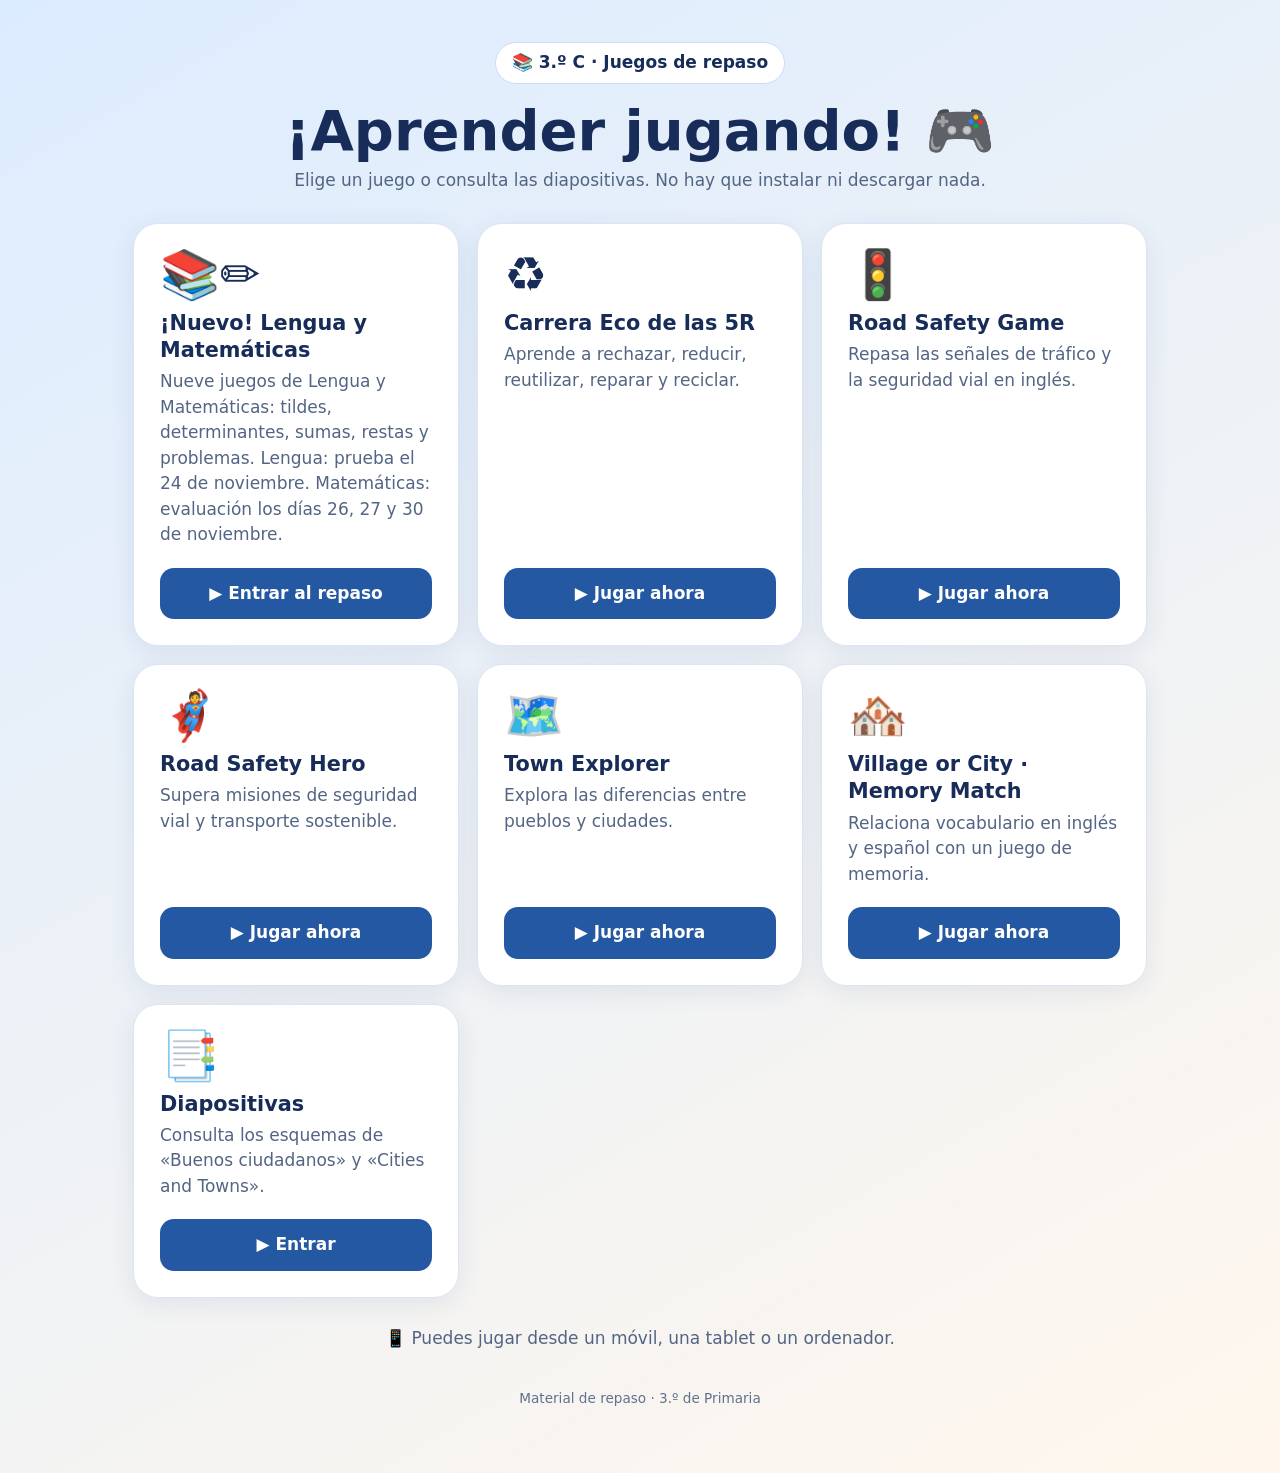
<file: index.html>
<!doctype html>
<html lang="es">
<head>
<meta charset="utf-8">
<meta name="viewport" content="width=device-width, initial-scale=1,viewport-fit=cover">
<meta name="theme-color" content="#172c58">
<meta name="description" content="Juegos de repaso de Science, Lengua y Matemáticas para 3.º de Primaria">
<title>Juegos de repaso · 3.º C</title>
<style>
*{box-sizing:border-box}body{margin:0;min-height:100vh;background:linear-gradient(150deg,#dcecff,#fff7ed);font:17px/1.5 system-ui,-apple-system,"Segoe UI",sans-serif;color:#172c58}.wrap{max-width:1050px;margin:auto;padding:30px 18px 65px}header{text-align:center;margin:12px 0 30px}.pill{display:inline-block;background:#fff;border:1px solid #c9dcfb;border-radius:50px;padding:7px 16px;font-weight:700}h1{font-size:clamp(2rem,6vw,3.5rem);margin:15px 0 5px;line-height:1.15}header p{color:#536584;margin:0}.grid{display:grid;grid-template-columns:repeat(auto-fit,minmax(min(100%,285px),1fr));gap:18px}.card{background:#fff;padding:26px;border-radius:25px;border:1px solid #dce5f5;box-shadow:0 6px 26px #1a3d7016;display:flex;flex-direction:column}.emoji{font-size:3rem;line-height:1}h2{font-size:1.3rem;line-height:1.3;margin:12px 0 5px}.card p{margin:0 0 20px;color:#536584;flex:1}.card a{display:block;text-align:center;background:#2458a2;border-radius:14px;color:#fff;text-decoration:none;font-weight:800;padding:13px;min-height:50px}.card a:hover{background:#184681}.card a:focus-visible{outline:4px solid #ffad32;outline-offset:3px}.tip{text-align:center;color:#536584;margin-top:28px}footer{text-align:center;font-size:.85rem;color:#61718b;padding-top:20px}
</style>
</head>
<body>
<main class="wrap">
<header><span class="pill">📚 3.º C · Juegos de repaso</span><h1>¡Aprender jugando! 🎮</h1><p>Elige un juego o consulta las diapositivas. No hay que instalar ni descargar nada.</p></header>
<section class="grid" aria-label="Juegos de repaso">
<article class="card"><span class="emoji" aria-hidden="true">📚✏️</span><h2>¡Nuevo! Lengua y Matemáticas</h2><p>Nueve juegos de Lengua y Matemáticas: tildes, determinantes, sumas, restas y problemas. Lengua: prueba el 24 de noviembre. Matemáticas: evaluación los días 26, 27 y 30 de noviembre.</p><a href="./repaso-3c-noviembre-2026/">▶ Entrar al repaso</a></article>
<article class="card"><span class="emoji" aria-hidden="true">♻️</span><h2>Carrera Eco de las 5R</h2><p>Aprende a rechazar, reducir, reutilizar, reparar y reciclar.</p><a href="./carrera-eco-5r.html">▶ Jugar ahora</a></article>
<article class="card"><span class="emoji" aria-hidden="true">🚦</span><h2>Road Safety Game</h2><p>Repasa las señales de tráfico y la seguridad vial en inglés.</p><a href="./road-safety-game.html">▶ Jugar ahora</a></article>
<article class="card"><span class="emoji" aria-hidden="true">🦸</span><h2>Road Safety Hero</h2><p>Supera misiones de seguridad vial y transporte sostenible.</p><a href="./road-safety-hero.html">▶ Jugar ahora</a></article>
<article class="card"><span class="emoji" aria-hidden="true">🗺️</span><h2>Town Explorer</h2><p>Explora las diferencias entre pueblos y ciudades.</p><a href="./town-explorer.html">▶ Jugar ahora</a></article>
<article class="card"><span class="emoji" aria-hidden="true">🏘️</span><h2>Village or City · Memory Match</h2><p>Relaciona vocabulario en inglés y español con un juego de memoria.</p><a href="./village-city-memory.html">▶ Jugar ahora</a></article>
<article class="card"><span class="emoji" aria-hidden="true">📑</span><h2>Diapositivas</h2><p>Consulta los esquemas de «Buenos ciudadanos» y «Cities and Towns».</p><a href="./diapositivas.html">▶ Entrar</a></article>
</section>
<p class="tip">📱 Puedes jugar desde un móvil, una tablet o un ordenador.</p>
<footer>Material de repaso · 3.º de Primaria</footer>
</main></body></html>
</file>
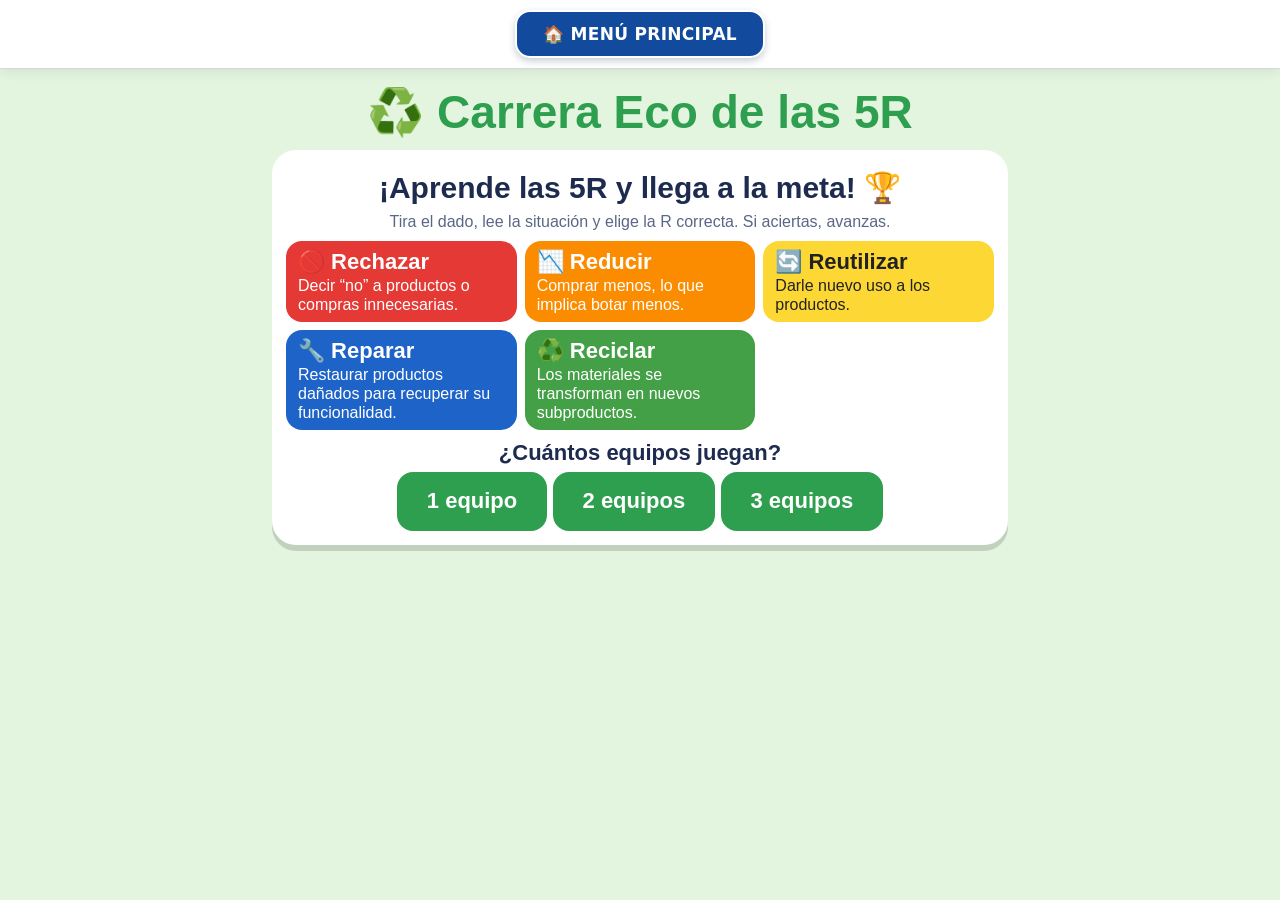
<file: carrera-eco-5r.html>
<!DOCTYPE html>
<html lang="es"><head><meta charset="utf-8">
<meta name="viewport" content="width=device-width, initial-scale=1, viewport-fit=cover">
<title>Carrera Eco de las 5R</title>
<style>
:root{--bg:#e4f5df;--card:#fff;--ink:#1d2b4f;--sub:#5a6785;--ok:#2e9e4f;--bad:#e53935;--y:#ffd93b;box-sizing:border-box;padding-top:env(safe-area-inset-top,0px);padding-bottom:env(safe-area-inset-bottom,0px)}
@media (prefers-color-scheme:dark){:root:not([data-theme="light"]){--bg:#14231a;--card:#1f3326;--ink:#f1f8f2;--sub:#b3c9b8}}
:root[data-theme="dark"]{--bg:#14231a;--card:#1f3326;--ink:#f1f8f2;--sub:#b3c9b8}
*{box-sizing:border-box}html{scroll-padding-top:env(safe-area-inset-top,0px)}
body{margin:0;background:var(--bg);color:var(--ink);font-family:"Baloo 2","Comic Sans MS","Trebuchet MS",sans-serif;font-size:19px;line-height:1.2}
.w{max-width:760px;margin:0 auto;padding:12px}
h1{margin:4px 0;text-align:center;font-size:clamp(28px,7vw,46px);color:var(--ok)}
.card{background:var(--card);border-radius:24px;padding:14px;text-align:center;box-shadow:0 6px 0 rgba(0,0,0,.15);margin-top:10px}
button{font:inherit;font-weight:800;color:var(--ink);background:var(--card);border:4px solid var(--ok);border-radius:16px;padding:8px 14px;cursor:pointer;min-height:52px}
button:hover:not(:disabled){filter:brightness(1.1)}button:disabled{opacity:.5;cursor:default}
.go{background:var(--ok);color:#fff;font-size:22px;padding:12px 26px}
.bd{display:grid;grid-template-columns:repeat(7,1fr);grid-template-rows:repeat(6,1fr);gap:5px;background:var(--card);padding:8px;border-radius:20px;box-shadow:0 6px 0 rgba(0,0,0,.15)}
.sq{position:relative;aspect-ratio:1;border-radius:14px;display:flex;flex-direction:column;align-items:center;justify-content:center;font-size:clamp(14px,3.8vw,28px);background:#c8ecc0;color:#14361a;overflow:hidden}
.sq:nth-child(even){background:#a9e0a0}
.sq small{position:absolute;top:1px;left:4px;font-size:11px;font-weight:800;opacity:.7}
.sq.fin{background:var(--y);color:#222}.sq.st{background:#fff;color:#222;border:3px dashed var(--ok)}
.tk{position:absolute;bottom:1px;left:0;right:0;display:flex;justify-content:center;font-size:clamp(14px,3.8vw,26px)}
.tk span{filter:drop-shadow(0 2px 0 #fff)}
.rs{display:grid;grid-template-columns:repeat(auto-fit,minmax(200px,1fr));gap:8px;margin-top:8px}
.rs button{color:#fff;border:0;font-size:22px;min-height:60px}.rs .y{color:#222}
.sc{font-size:clamp(22px,5vw,30px);font-weight:800;margin:6px 0}
.dice{display:inline-flex;width:84px;height:84px;border-radius:20px;background:#fff;color:#222;border:5px solid #1d2b4f;align-items:center;justify-content:center;font-size:52px;font-weight:800;margin:6px}
.fb{font-weight:800;font-size:21px;margin:8px 0}.def{background:rgba(0,0,0,.07);border-radius:14px;padding:8px;font-size:17px;margin:6px 0}
.dfs{display:grid;grid-template-columns:repeat(auto-fit,minmax(220px,1fr));gap:8px;text-align:left}
.dfs div{border-radius:16px;padding:8px 12px;color:#fff;font-size:16px}.dfs b{display:block;font-size:22px}
.sub{color:var(--sub);font-size:16px}
</style>
<style id="game-menu-nav-style">
.game-menu-nav{position:sticky;top:0;z-index:9999;display:flex;justify-content:center;align-items:center;width:100%;margin:0;padding:10px 16px;background:rgba(255,255,255,.96);border-bottom:1px solid rgba(20,45,90,.18);box-shadow:0 2px 12px rgba(0,0,0,.09);backdrop-filter:blur(8px)}
.game-menu-nav a{display:inline-flex;align-items:center;justify-content:center;min-height:48px;padding:10px 26px;border:2px solid #fff;border-radius:15px;background:#124b9e;color:#fff;text-decoration:none;font:800 17px/1.2 system-ui,-apple-system,"Segoe UI",sans-serif;letter-spacing:.3px;box-shadow:0 3px 7px rgba(20,45,90,.23)}
.game-menu-nav a:hover{background:#0d3b7f}
.game-menu-nav a:focus-visible{outline:3px solid #f6be30;outline-offset:3px}
@media(max-width:600px){.game-menu-nav{padding:8px 12px}.game-menu-nav a{width:100%;max-width:370px;min-height:48px}}
@media print{.game-menu-nav{display:none!important}}
</style>
</head><body>
<nav class="game-menu-nav" aria-label="Navegación de juegos"><a href="./index.html">🏠 MENÚ PRINCIPAL</a></nav>
<div class="w"><h1>♻️ Carrera Eco de las 5R</h1><div id="bd"></div><div class="card" id="pn"></div></div>
<script>
const $=s=>document.querySelector(s),sleep=ms=>new Promise(r=>setTimeout(r,ms));
const sh=a=>a.map(v=>[Math.random(),v]).sort((x,y)=>x[0]-y[0]).map(x=>x[1]);
const R=[{k:'Rechazar',e:'🚫',c:'#e53935',d:'Decir “no” a productos o compras innecesarias.'},{k:'Reducir',e:'📉',c:'#fb8c00',d:'Comprar menos, lo que implica botar menos.'},{k:'Reutilizar',e:'🔄',c:'#fdd835',d:'Darle nuevo uso a los productos.'},{k:'Reparar',e:'🔧',c:'#1e63c8',d:'Restaurar productos dañados para recuperar su funcionalidad.'},{k:'Reciclar',e:'♻️',c:'#43a047',d:'Los materiales se transforman en nuevos subproductos.'}];
const SC=[
['Te dan una bolsa de plástico para llevar solo un lápiz. Tú dices: «No, gracias».','🛍️',0],
['En la tienda quieren venderte otro juguete igual que los que ya tienes. Dices que no lo necesitas.','🧸',0],
['Te ofrecen un folleto de publicidad que no vas a leer. No lo coges.','📄',0],
['Un amigo quiere regalarte una cosa que no vas a usar. Le dices que no, gracias.','🎁',0],
['Compras solo la fruta que vas a comer esta semana para no tirar comida.','🍎',1],
['Te sirves poca comida en el plato para no tirar nada.','🍽️',1],
['Decides comprar menos juguetes para tener menos cosas que tirar.','🧸',1],
['Compras menos cosas con envoltorio para tirar menos basura.','📦',1],
['Usas un bote de cristal vacío como lapicero.','🫙',2],
['Tu hermana pequeña se pone la ropa que a ti ya te queda pequeña.','👕',2],
['Haces un disfraz con una caja de cartón.','📦',2],
['Dibujas por la otra cara de un folio que ya habías usado.','📝',2],
['A tu bici se le sale la cadena y la vuelves a poner en vez de comprar otra.','🚲',3],
['Se te cae un botón del abrigo y lo coses.','🧥',3],
['Se despega la suela de tu zapatilla y la pegas.','👟',3],
['A tu juguete se le cae una rueda y se la colocas otra vez.','🚗',3],
['Tiras la botella de plástico en el contenedor amarillo.','🧴',4],
['Llevas los periódicos viejos al contenedor azul.','📰',4],
['Echas el frasco de cristal en el contenedor verde.','🍾',4],
['Tiras la lata vacía al contenedor amarillo para que se transforme en algo nuevo.','🥫',4]];
const TM=[{n:'Ranas',e:'🐸'},{n:'Zorros',e:'🦊'},{n:'Pandas',e:'🐼'}];
const DEC=['🌼','🌳','🌻','🍎','🐝','🌈','🌲','🦋','🍄','🌷'];
let teams,t,dice,card,deck,phase,msg='';
const COLS=7,ROWS=6,END=41;
const pos=i=>{const r=Math.floor(i/COLS),c=r%2?COLS-1-i%COLS:i%COLS;return[ROWS-r,c+1]};
function board(){$('#bd').innerHTML=`<div class="bd">${Array.from({length:END+1},(_,i)=>{const[r,c]=pos(i);return`<div class="sq ${i==0?'st':i==END?'fin':''}" style="grid-row:${r};grid-column:${c}"><small>${i==0?'':i}</small>${i==0?'🏁':i==END?'🏆':DEC[i%10]}<div class="tk">${teams.map(x=>x.p==i?`<span>${x.e}</span>`:'').join('')}</div></div>`}).join('')}</div>`}
function defs(){return`<div class="dfs">${R.map(r=>`<div style="background:${r.c};${r.c=='#fdd835'?'color:#222':''}"><b>${r.e} ${r.k}</b>${r.d}</div>`).join('')}</div>`}
function home(){teams=[];$('#bd').innerHTML='';phase='home';$('#pn').innerHTML=`<div class="sc">¡Aprende las 5R y llega a la meta! 🏆</div><div class="sub">Tira el dado, lee la situación y elige la R correcta. Si aciertas, avanzas.</div><div style="margin:10px 0">${defs()}</div><div class="sc" style="font-size:22px">¿Cuántos equipos juegan?</div>${[1,2,3].map(n=>`<button class="go" onclick="begin(${n})">${n} ${n==1?'equipo':'equipos'}</button>`).join(' ')}`}
function begin(n){teams=TM.slice(0,n).map(x=>({...x,p:0}));t=0;deck=sh(SC);phase='roll';board();turn()}
function turn(){phase='roll';const T=teams[t];$('#pn').innerHTML=`<div class="sc">Turno de ${T.e} ${T.n}</div><div class="dice" id="dc">🎲</div><br><button class="go" onclick="roll()">🎲 Tirar el dado</button> <button onclick="cheat()">📖 Chuleta</button><div id="ch"></div>`}
function cheat(){const c=$('#ch');c.innerHTML=c.innerHTML?'':`<div style="margin-top:8px">${defs()}</div>`}
async function roll(){if(phase!='roll')return;phase='rolling';const d=$('#dc');for(let i=0;i<10;i++){d.textContent=1+Math.floor(Math.random()*6);await sleep(80)}
 dice=1+Math.floor(Math.random()*6);d.textContent=dice;await sleep(500);if(!deck.length)deck=sh(SC);card=deck.pop();ask()}
function ask(){phase='ask';const T=teams[t];$('#pn').innerHTML=`<div class="sub">${T.e} ${T.n} · dado: <b>${dice}</b></div><div style="font-size:60px">${card[1]}</div><div class="sc">${card[0]}</div><button onclick="sp()">🔊 Escuchar</button><div class="sc" style="font-size:22px">¿Qué R es?</div><div class="rs">${R.map((r,i)=>`<button class="${r.c=='#fdd835'?'y':''}" style="background:${r.c}" onclick="ans(${i})">${r.e} ${r.k}</button>`).join('')}</div>`}
function sp(){try{speechSynthesis.cancel();const u=new SpeechSynthesisUtterance(card[0]);u.lang='es-ES';u.rate=.9;speechSynthesis.speak(u)}catch(e){}}
async function ans(i){if(phase!='ask')return;phase='res';const ok=i==card[2],r=R[card[2]],T=teams[t];
 $('#pn').innerHTML=`<div style="font-size:60px">${ok?'🎉':'🤔'}</div><div class="fb" style="color:${ok?'var(--ok)':'var(--bad)'}">${ok?'¡Correcto! Avanzas '+dice+' casilla'+(dice>1?'s':'')+'.':'Casi… era '+r.k.toUpperCase()+'. Esta vez no avanzas.'}</div><div class="def"><b>${r.e} ${r.k}:</b> ${r.d}</div>`;
 if(ok){for(let s=0;s<dice&&T.p<END;s++){await sleep(350);T.p++;board()}}
 if(T.p>=END){fin();return}
 $('#pn').insertAdjacentHTML('beforeend',`<button class="go" onclick="t=(t+1)%teams.length;turn()">Siguiente ➡️</button>`)}
function fin(){phase='end';const T=teams[t];$('#pn').innerHTML=`<div style="font-size:70px">🏆</div><div class="sc">¡Gana ${T.e} ${T.n}!</div><div class="sub">¡Todos sois defensores del planeta! 🌍 Las 5R: Rechazar, Reducir, Reutilizar, Reparar y Reciclar.</div><button class="go" style="margin-top:10px" onclick="home()">🔄 Jugar otra vez</button>`}
home();
</script></body></html>
</file>
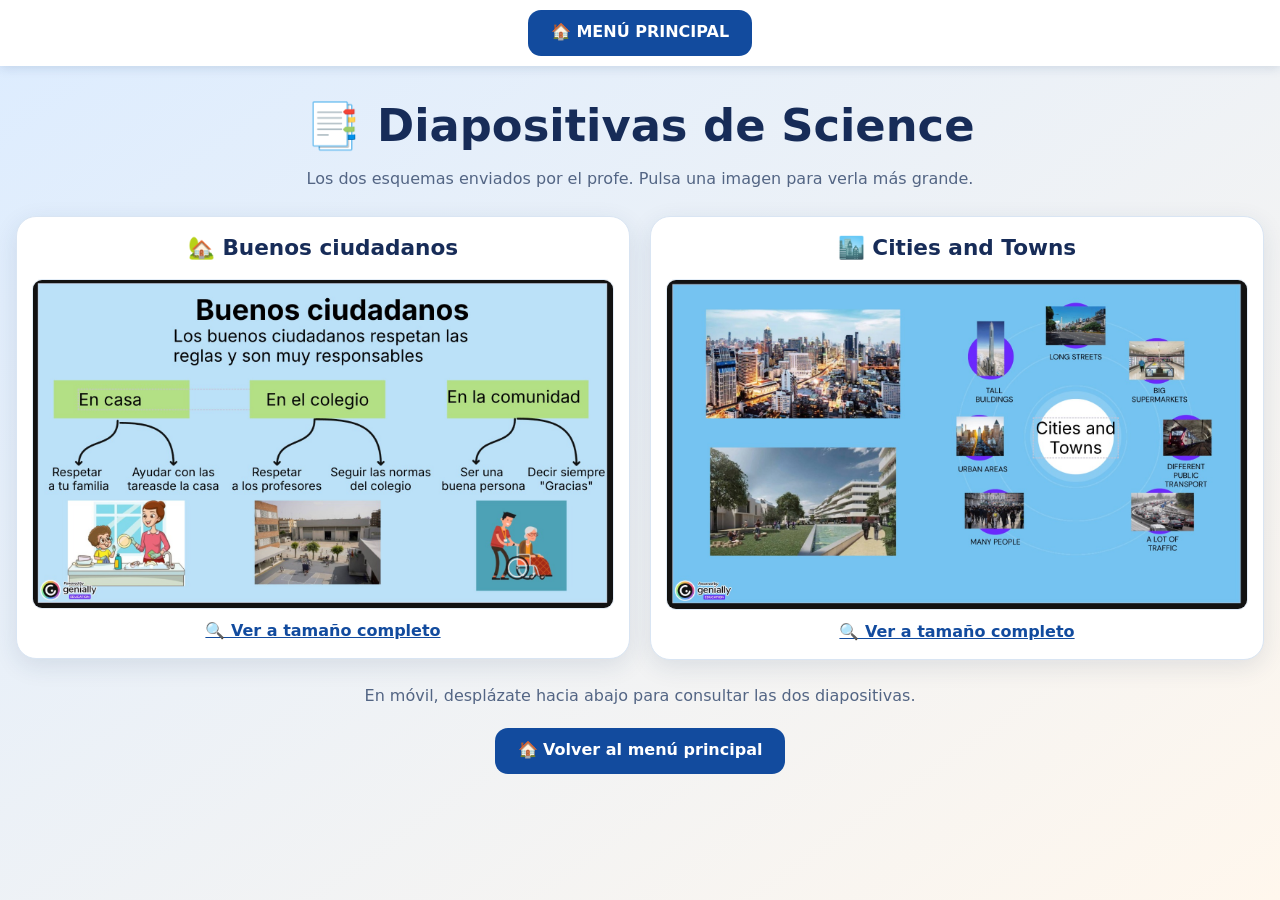
<file: diapositivas.html>
<!doctype html>
<html lang="es"><head><meta charset="utf-8"><meta name="viewport" content="width=device-width,initial-scale=1,viewport-fit=cover">
<title>Diapositivas de Science · 3.º C</title>
<meta name="description" content="Esquemas de Science: Buenos ciudadanos y Cities and Towns">
<style>
*{box-sizing:border-box}body{margin:0;min-height:100vh;background:linear-gradient(145deg,#dcecff,#fff7ed);font:16px/1.5 system-ui,-apple-system,"Segoe UI",sans-serif;color:#172c58}
nav{position:sticky;top:0;z-index:10;text-align:center;padding:10px;background:#fff;box-shadow:0 2px 10px #1a3d7025}
nav a,.back{display:inline-block;padding:10px 23px;border-radius:13px;background:#124b9e;color:white;font-weight:800;text-decoration:none;min-height:46px}
a:focus-visible{outline:3px solid #f6be30;outline-offset:3px}
main{max-width:1600px;margin:auto;padding:22px 14px 50px}
h1{text-align:center;font-size:clamp(1.6rem,4vw,2.8rem);margin:4px 0}p.intro,p.hint{text-align:center;color:#536584;margin:8px auto 20px}
.viewport{overflow-x:visible;padding:5px 2px 16px}
.slides{display:grid;grid-template-columns:repeat(2,minmax(0,1fr));min-width:0;gap:20px;align-items:start}
figure{margin:0;padding:15px;border-radius:20px;background:#fff;border:1px solid #d9e5f3;box-shadow:0 7px 24px #17335a1c}
h2{text-align:center;font-size:1.35rem;margin:0 0 14px}
figure img{display:block;width:100%;height:auto;border:1px solid #e3edf7;border-radius:10px}
figure>a{display:block;cursor:zoom-in}
figcaption{text-align:center;margin-top:10px}figcaption a{font-weight:750;color:#124b9e}
.bottom{text-align:center;margin:18px 0}
@media(max-width:849px){.slides{grid-template-columns:minmax(0,1fr);gap:18px}.viewport{overflow-x:visible}figure{min-width:0;padding:12px}figure img{max-width:100%;height:auto}}
@media print{nav,.bottom,.hint{display:none}.slides{min-width:0;grid-template-columns:repeat(2,minmax(0,1fr));gap:10px}figure{box-shadow:none}}

/* Visor ampliado sobre la misma página */
.zoom-trigger{cursor:zoom-in}
.slide-viewer{width:min(97vw,1600px);max-width:97vw;max-height:96vh;max-height:96dvh;padding:0;border:0;border-radius:17px;background:#fff;color:#172c58;box-shadow:0 15px 65px rgba(0,0,0,.48);overflow:hidden}
.slide-viewer::backdrop{background:rgba(5,17,38,.87)}
.viewer-toolbar{position:relative;display:flex;align-items:center;justify-content:space-between;gap:12px;min-height:64px;padding:12px 15px 12px 22px;background:#fff;border-bottom:1px solid #d9e5f3}
.viewer-toolbar h2{font-size:clamp(1rem,2.8vw,1.4rem);margin:0;text-align:left;line-height:1.3}
.viewer-close{border:0;background:#bf263a;color:#fff;font:800 25px/1 system-ui,-apple-system,"Segoe UI",sans-serif;width:48px;height:48px;flex:0 0 48px;border-radius:50%;cursor:pointer;touch-action:manipulation}
.viewer-close:hover{background:#942033}
.viewer-close:focus-visible{outline:4px solid #f6be30;outline-offset:2px}
.viewer-frame{display:flex;align-items:center;justify-content:center;overflow:auto;max-height:calc(96vh - 64px);max-height:calc(96dvh - 64px);background:#eff5fc;padding:10px}
.viewer-frame img{display:block;width:auto;height:auto;max-width:100%;max-height:calc(96vh - 85px);max-height:calc(96dvh - 85px);object-fit:contain}
@media(max-width:650px){.slide-viewer{max-width:100vw;width:100vw;max-height:100vh;max-height:100dvh;border-radius:0}.viewer-frame{max-height:calc(100dvh - 64px);padding:5px}.viewer-frame img{max-height:calc(100dvh - 76px)}}
@media print{.slide-viewer{display:none!important}}
</style></head><body>
<nav><a href="./index.html">🏠 MENÚ PRINCIPAL</a></nav>
<main><h1>📑 Diapositivas de Science</h1>
<p class="intro">Los dos esquemas enviados por el profe. Pulsa una imagen para verla más grande.</p>
<div class="viewport" tabindex="0" aria-label="Diapositivas: en pantallas pequeñas aparecen una debajo de otra."><div class="slides">
<figure><h2>🏡 Buenos ciudadanos</h2><a href="./assets/buenos-ciudadanos.jpeg" class="zoom-trigger"><img src="./assets/buenos-ciudadanos.jpeg" width="1600" height="906" alt="Esquema Buenos ciudadanos: en casa, en el colegio y en la comunidad."></a><figcaption><a href="./assets/buenos-ciudadanos.jpeg" class="zoom-trigger">🔍 Ver a tamaño completo</a></figcaption></figure>
<figure><h2>🏙️ Cities and Towns</h2><a href="./assets/cities-towns.jpeg" class="zoom-trigger"><img src="./assets/cities-towns.jpeg" width="1600" height="908" alt="Esquema Cities and Towns: características de las ciudades."></a><figcaption><a href="./assets/cities-towns.jpeg" class="zoom-trigger">🔍 Ver a tamaño completo</a></figcaption></figure>
</div></div><p class="hint">En móvil, desplázate hacia abajo para consultar las dos diapositivas.</p>
<div class="bottom"><a class="back" href="./index.html">🏠 Volver al menú principal</a></div>
</main>
<dialog id="slide-viewer" class="slide-viewer" aria-labelledby="viewer-title">
<div class="viewer-toolbar"><h2 id="viewer-title">Diapositiva</h2><button type="button" class="viewer-close" aria-label="Cerrar diapositiva ampliada" title="Cerrar">✕</button></div>
<div class="viewer-frame"><img id="viewer-image" alt=""></div>
</dialog>
<script>
(function(){
  const dialog=document.getElementById('slide-viewer');
  const picture=document.getElementById('viewer-image');
  const title=document.getElementById('viewer-title');
  const closeButton=dialog.querySelector('.viewer-close');
  let previousTrigger=null;
  document.querySelectorAll('a.zoom-trigger').forEach(function(link){
    link.addEventListener('click',function(event){
      if(typeof dialog.showModal!=='function')return;
      event.preventDefault();
      const heading=link.closest('figure').querySelector('h2');
      const thumbnail=link.closest('figure').querySelector('img');
      previousTrigger=link;
      title.textContent=heading.textContent;
      picture.src=link.getAttribute('href');
      picture.alt=thumbnail.alt;
      dialog.showModal();
      closeButton.focus();
    });
  });
  closeButton.addEventListener('click',function(){dialog.close();});
  dialog.addEventListener('click',function(event){if(event.target===dialog)dialog.close();});
  dialog.addEventListener('close',function(){
    picture.removeAttribute('src');
    if(previousTrigger&&previousTrigger.isConnected)previousTrigger.focus({preventScroll:true});
  });
})();
</script>
</body></html>
</file>
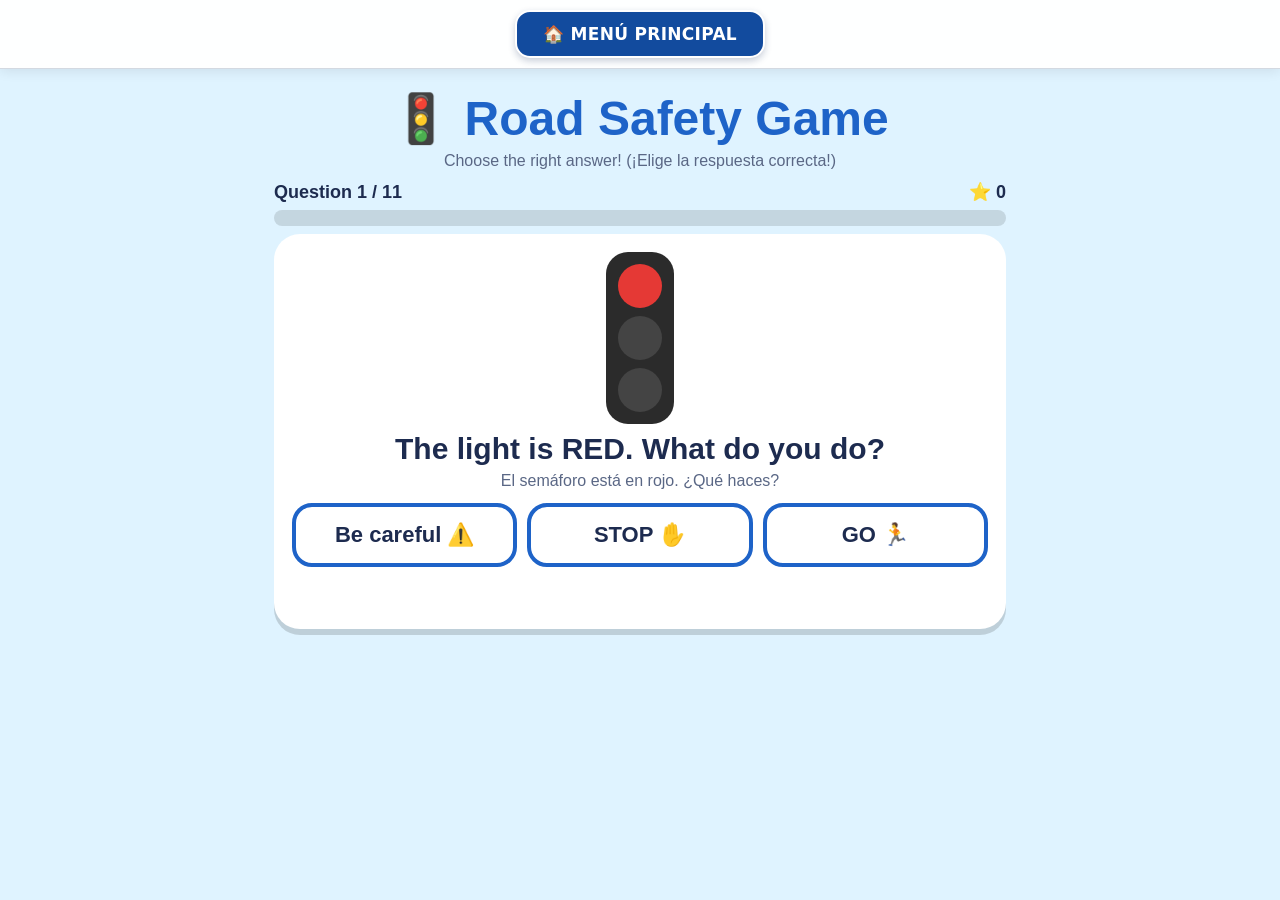
<file: road-safety-game.html>
<!DOCTYPE html>
<html lang="en"><head><meta charset="utf-8">
<meta name="viewport" content="width=device-width, initial-scale=1, viewport-fit=cover">
<title>Road Safety Game</title>
<style>
:root{--bg:#dff3ff;--card:#fff;--ink:#1d2b4f;--sub:#5a6785;--ok:#2e9e4f;--bad:#e53935;--b:#1e63c8;--y:#ffd93b;box-sizing:border-box;padding-top:env(safe-area-inset-top,0px);padding-bottom:env(safe-area-inset-bottom,0px)}
@media (prefers-color-scheme:dark){:root:not([data-theme="light"]){--bg:#14192b;--card:#202844;--ink:#f3f5ff;--sub:#b5bedb}}
:root[data-theme="dark"]{--bg:#14192b;--card:#202844;--ink:#f3f5ff;--sub:#b5bedb}
*{box-sizing:border-box}
html{scroll-padding-top:env(safe-area-inset-top,0px)}
body{margin:0;background:var(--bg);color:var(--ink);font-family:"Baloo 2","Comic Sans MS","Trebuchet MS",sans-serif;font-size:20px;line-height:1.25}
.w{max-width:760px;margin:0 auto;padding:14px}
h1{margin:6px 0 2px;text-align:center;font-size:clamp(30px,7vw,48px);color:var(--b)}
.tag{text-align:center;color:var(--sub);margin:0 0 10px;font-size:16px}
.bar{height:16px;background:rgba(0,0,0,.12);border-radius:99px;overflow:hidden;margin:6px 0}
.bar i{display:block;height:100%;width:0;background:var(--ok);transition:width .3s}
.top{display:flex;justify-content:space-between;font-weight:800;font-size:18px}
.card{background:var(--card);border-radius:26px;padding:18px;box-shadow:0 6px 0 rgba(0,0,0,.15);text-align:center;margin-top:8px}
.vis{min-height:150px;display:flex;align-items:center;justify-content:center;margin-bottom:6px}
.q{font-size:clamp(22px,5vw,30px);font-weight:800;margin:4px 0}
.es{color:var(--sub);font-size:16px;margin-bottom:12px}
.opts{display:grid;grid-template-columns:repeat(auto-fit,minmax(200px,1fr));gap:10px}
button{font:inherit;font-weight:800;font-size:22px;color:var(--ink);background:var(--card);border:4px solid var(--b);border-radius:20px;padding:14px 10px;cursor:pointer;min-height:64px}
button:hover:not(:disabled){background:var(--y);color:#222}
button.ok{background:var(--ok)!important;color:#fff!important;border-color:var(--ok)}
button.no{background:var(--bad)!important;color:#fff!important;border-color:var(--bad)}
button:disabled{cursor:default}
.fb{min-height:34px;font-weight:800;font-size:22px;margin-top:10px}
.next{background:var(--b);color:#fff;margin-top:6px;padding:12px 30px}
.tl{display:inline-flex;flex-direction:column;gap:8px;background:#2b2b2b;padding:12px;border-radius:22px}
.tl i{width:44px;height:44px;border-radius:50%;background:#444}
.man{background:#2b2b2b;border-radius:18px;padding:10px 24px;font-size:64px;color:#2ee59d}
.tri{width:120px;height:106px;background:#e53935;clip-path:polygon(50% 0,100% 100%,0 100%);display:flex;align-items:flex-end;justify-content:center;padding-bottom:9px}
.tri b{width:80px;height:68px;background:#fff;clip-path:polygon(50% 0,100% 100%,0 100%);display:flex;align-items:flex-end;justify-content:center;font-size:34px}
.ci{width:116px;height:116px;border-radius:50%;display:flex;align-items:center;justify-content:center;font-size:58px;position:relative}
.bl{background:#1e63c8;color:#fff;font-size:84px}
.rd{background:#fff;border:13px solid #e53935}
.rd:after{content:"";position:absolute;inset:0;background:linear-gradient(135deg,transparent 46%,#e53935 46%,#e53935 54%,transparent 54%)}
.big{font-size:90px;line-height:1}
.end h2{font-size:38px;margin:4px 0}
.stars{font-size:54px;letter-spacing:6px}
</style>
<style id="game-menu-nav-style">
.game-menu-nav{position:sticky;top:0;z-index:9999;display:flex;justify-content:center;align-items:center;width:100%;margin:0;padding:10px 16px;background:rgba(255,255,255,.96);border-bottom:1px solid rgba(20,45,90,.18);box-shadow:0 2px 12px rgba(0,0,0,.09);backdrop-filter:blur(8px)}
.game-menu-nav a{display:inline-flex;align-items:center;justify-content:center;min-height:48px;padding:10px 26px;border:2px solid #fff;border-radius:15px;background:#124b9e;color:#fff;text-decoration:none;font:800 17px/1.2 system-ui,-apple-system,"Segoe UI",sans-serif;letter-spacing:.3px;box-shadow:0 3px 7px rgba(20,45,90,.23)}
.game-menu-nav a:hover{background:#0d3b7f}
.game-menu-nav a:focus-visible{outline:3px solid #f6be30;outline-offset:3px}
@media(max-width:600px){.game-menu-nav{padding:8px 12px}.game-menu-nav a{width:100%;max-width:370px;min-height:48px}}
@media print{.game-menu-nav{display:none!important}}
</style>
</head><body>
<nav class="game-menu-nav" aria-label="Navegación de juegos"><a href="./index.html">🏠 MENÚ PRINCIPAL</a></nav>
<div class="w">
<h1>🚦 Road Safety Game</h1>
<p class="tag">Choose the right answer! <span>(¡Elige la respuesta correcta!)</span></p>
<div class="top"><span id="n"></span><span id="s"></span></div>
<div class="bar"><i id="p"></i></div>
<div class="card" id="c"></div>
</div>
<script>
const tl=(r,y,g)=>`<div class="tl"><i style="background:${r?'#e53935':''}"></i><i style="background:${y?'#fdd835':''}"></i><i style="background:${g?'#43a047':''}"></i></div>`;
const Q=[
{v:tl(1,0,0),q:"The light is RED. What do you do?",e:"El semáforo está en rojo. ¿Qué haces?",o:["STOP ✋","GO 🏃","Be careful ⚠️"],a:0,x:"Red means STOP!"},
{v:tl(0,1,0),q:"The light is YELLOW. What does it mean?",e:"El semáforo está en amarillo.",o:["STOP ✋","CAUTION ⚠️","GO 🏃"],a:1,x:"Yellow means CAUTION."},
{v:tl(0,0,1),q:"The light is GREEN. What does it mean?",e:"El semáforo está en verde.",o:["CAUTION ⚠️","STOP ✋","GO 🏃"],a:2,x:"Green means GO!"},
{v:'<div class="man">🚶</div>',q:"Pedestrian traffic lights help us…",e:"Los semáforos de peatones nos ayudan a…",o:["cross the road safely","drive faster","buy food"],a:0,x:"They allow pedestrians to cross the road safely."},
{v:'<div class="big">🦓🚶</div>',q:"At a pedestrian crossing, which way do you look FIRST?",e:"En un paso de cebra, mira ¿hacia dónde PRIMERO?",o:["LEFT ⬅️","RIGHT ➡️","at my phone 📱"],a:0,x:"Look left first…"},
{v:'<div class="big">⬅️ 👀 ➡️</div>',q:"…and THEN look…",e:"…y DESPUÉS mira…",o:["LEFT ⬅️","RIGHT ➡️","nowhere"],a:1,x:"…and then right, before you cross."},
{v:'<div class="tri"><b>🏃</b></div>',q:"A RED TRIANGLE sign is a…",e:"Una señal de triángulo rojo es de…",o:["WARNING ⚠️","MANDATORY ✅","PROHIBITION 🚫"],a:0,x:"Red triangle = warning."},
{v:'<div class="ci bl">↻</div>',q:"A BLUE CIRCLE sign means something…",e:"Una señal de círculo azul indica algo…",o:["WARNING ⚠️","MANDATORY ✅","PROHIBITION 🚫"],a:1,x:"Blue circle = mandatory."},
{v:'<div class="ci rd">🚲</div>',q:"A RED CIRCLE sign means…",e:"Una señal de círculo rojo indica…",o:["WARNING ⚠️","MANDATORY ✅","PROHIBITION 🚫"],a:2,x:"Red circle = prohibition."},
{v:'<div class="big">🌍</div>',q:"Which one is sustainable transport?",e:"¿Cuál es un transporte sostenible?",o:["🚲 Cycling","🚛 Big lorry","✈️ Private plane"],a:0,x:"Cycling has a low impact on the environment."},
{v:'<div class="big">🚌 🚶 ⚡</div>',q:"Sustainable (eco-friendly) transport has a ___ impact on the environment.",e:"El transporte sostenible tiene un ___ impacto ambiental.",o:["low","high","huge"],a:0,x:"Low impact = good for the planet!"}
];
let i=0,sc=0,lock=false;
const c=document.getElementById('c');
function shuf(a){return a.map(v=>[Math.random(),v]).sort((x,y)=>x[0]-y[0]).map(x=>x[1])}
function show(){
  const q=Q[i];lock=false;
  document.getElementById('n').textContent='Question '+(i+1)+' / '+Q.length;
  document.getElementById('s').textContent='⭐ '+sc;
  document.getElementById('p').style.width=(i/Q.length*100)+'%';
  const idx=shuf(q.o.map((_,k)=>k));
  c.innerHTML=`<div class="vis">${q.v}</div><div class="q">${q.q}</div><div class="es">${q.e}</div><div class="opts">${idx.map(k=>`<button data-k="${k}">${q.o[k]}</button>`).join('')}</div><div class="fb" id="fb"></div><div id="nx"></div>`;
  c.querySelectorAll('.opts button').forEach(b=>b.onclick=()=>pick(b,q));
}
function pick(b,q){
  if(lock)return;lock=true;
  const ok=+b.dataset.k===q.a;
  c.querySelectorAll('.opts button').forEach(x=>{x.disabled=true;if(+x.dataset.k===q.a)x.classList.add('ok')});
  if(ok){sc++;document.getElementById('s').textContent='⭐ '+sc}else b.classList.add('no');
  document.getElementById('fb').textContent=(ok?'🎉 Great job! ':'😮 Not quite. ')+q.x;
  document.getElementById('nx').innerHTML=`<button class="next" id="go" style="color:#fff">${i<Q.length-1?'Next ➡️':'Finish 🏁'}</button>`;
  document.getElementById('go').onclick=()=>{i++;i<Q.length?show():end()};
}
function end(){
  document.getElementById('p').style.width='100%';
  const st=sc>=Q.length-1?3:sc>=Q.length*0.7?2:1;
  const m=['Keep practising! 💪 (¡Sigue practicando!)','Very good! 👏 (¡Muy bien!)','Road Safety Champion! 🏆 (¡Campeón de la seguridad vial!)'][st-1];
  c.innerHTML=`<div class="end"><div class="stars">${'⭐'.repeat(st)}${'☆'.repeat(3-st)}</div><h2>${sc} / ${Q.length}</h2><div class="q">${m}</div><button class="next" id="re" style="color:#fff;margin-top:14px">Play again 🔄</button></div>`;
  document.getElementById('re').onclick=()=>{i=0;sc=0;show()};
}
show();
</script></body></html>
</file>
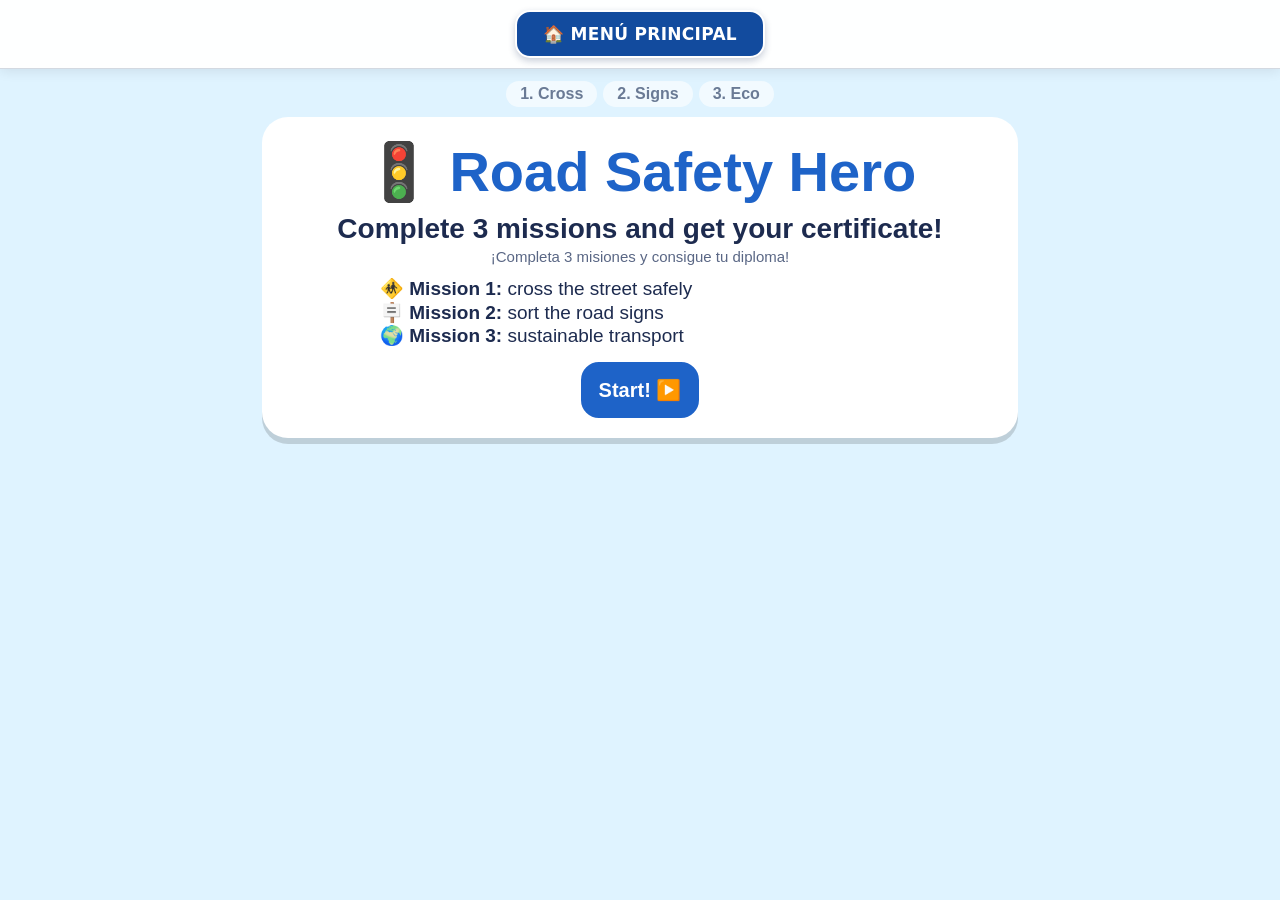
<file: road-safety-hero.html>
<!DOCTYPE html>
<html lang="en"><head><meta charset="utf-8">
<meta name="viewport" content="width=device-width, initial-scale=1, viewport-fit=cover">
<title>Road Safety Hero</title>
<style>
:root{--bg:#dff3ff;--card:#fff;--ink:#1d2b4f;--sub:#5a6785;--ok:#2e9e4f;--bad:#e53935;--b:#1e63c8;--y:#ffd93b;box-sizing:border-box;padding-top:env(safe-area-inset-top,0px);padding-bottom:env(safe-area-inset-bottom,0px)}
@media (prefers-color-scheme:dark){:root:not([data-theme="light"]){--bg:#14192b;--card:#202844;--ink:#f3f5ff;--sub:#b5bedb}}
:root[data-theme="dark"]{--bg:#14192b;--card:#202844;--ink:#f3f5ff;--sub:#b5bedb}
*{box-sizing:border-box}html{scroll-padding-top:env(safe-area-inset-top,0px)}
body{margin:0;background:var(--bg);color:var(--ink);font-family:"Baloo 2","Comic Sans MS","Trebuchet MS",sans-serif;font-size:19px;line-height:1.25}
.w{max-width:780px;margin:0 auto;padding:12px}
.lv{display:flex;gap:6px;justify-content:center;flex-wrap:wrap}
.lv span{background:var(--card);border-radius:99px;padding:3px 14px;font-weight:800;font-size:16px;opacity:.6}.lv .on{opacity:1;background:var(--y);color:#222}
.card{background:var(--card);border-radius:26px;padding:16px;box-shadow:0 6px 0 rgba(0,0,0,.15);text-align:center;margin-top:10px}
h1{margin:4px 0;font-size:clamp(32px,8vw,56px);color:var(--b)}
.q{font-size:clamp(21px,4.5vw,28px);font-weight:800;margin:2px 0}.es{color:var(--sub);font-size:15px;margin:2px 0 8px}
button{font:inherit;font-weight:800;font-size:20px;color:var(--ink);background:var(--card);border:4px solid var(--b);border-radius:18px;padding:10px 14px;cursor:pointer;min-height:56px;margin:4px}
button:hover:not(:disabled){background:var(--y);color:#222}button:disabled{opacity:.5}
.go{background:var(--b);color:#fff}.fb{min-height:30px;font-weight:800;font-size:20px;margin:6px 0}
canvas{width:100%;max-width:700px;border-radius:16px;border:4px solid var(--ink);background:#fff}
.tray{display:flex;flex-wrap:wrap;justify-content:center;gap:12px;margin:8px 0;min-height:130px}
.s{zoom:.72;border:6px solid transparent;border-radius:20px;padding:6px;cursor:pointer}.s.sel{border-color:var(--y);background:rgba(255,217,59,.3)}
.shake{animation:sh .3s}@keyframes sh{25%{transform:translateX(-8px)}75%{transform:translateX(8px)}}
.tri{width:120px;height:106px;background:#e53935;clip-path:polygon(50% 0,100% 100%,0 100%);display:flex;align-items:flex-end;justify-content:center;padding-bottom:9px}
.tri b{width:80px;height:68px;background:#fff;clip-path:polygon(50% 0,100% 100%,0 100%);display:flex;align-items:flex-end;justify-content:center;font-size:34px}
.ci{width:116px;height:116px;border-radius:50%;display:flex;align-items:center;justify-content:center;font-size:58px;position:relative}
.bl{background:#1e63c8;color:#fff;font-size:76px}.rd{background:#fff;border:13px solid #e53935}
.rd:after{content:"";position:absolute;inset:0;background:linear-gradient(135deg,transparent 46%,#e53935 46%,#e53935 54%,transparent 54%)}
.item{font-size:80px;line-height:1.1}.stars{font-size:48px;letter-spacing:4px}
.cert{border:10px double var(--b);border-radius:20px;padding:18px;margin:10px 0}
input{font:inherit;font-size:22px;padding:8px 14px;border:4px solid var(--b);border-radius:14px;width:80%;text-align:center;background:var(--card);color:var(--ink)}
@media print{.noprint{display:none!important}body{background:#fff;color:#000}.card{box-shadow:none}}
</style>
<style id="game-menu-nav-style">
.game-menu-nav{position:sticky;top:0;z-index:9999;display:flex;justify-content:center;align-items:center;width:100%;margin:0;padding:10px 16px;background:rgba(255,255,255,.96);border-bottom:1px solid rgba(20,45,90,.18);box-shadow:0 2px 12px rgba(0,0,0,.09);backdrop-filter:blur(8px)}
.game-menu-nav a{display:inline-flex;align-items:center;justify-content:center;min-height:48px;padding:10px 26px;border:2px solid #fff;border-radius:15px;background:#124b9e;color:#fff;text-decoration:none;font:800 17px/1.2 system-ui,-apple-system,"Segoe UI",sans-serif;letter-spacing:.3px;box-shadow:0 3px 7px rgba(20,45,90,.23)}
.game-menu-nav a:hover{background:#0d3b7f}
.game-menu-nav a:focus-visible{outline:3px solid #f6be30;outline-offset:3px}
@media(max-width:600px){.game-menu-nav{padding:8px 12px}.game-menu-nav a{width:100%;max-width:370px;min-height:48px}}
@media print{.game-menu-nav{display:none!important}}
</style>
</head><body>
<nav class="game-menu-nav" aria-label="Navegación de juegos"><a href="./index.html">🏠 MENÚ PRINCIPAL</a></nav>
<div class="w"><div id="hud" class="noprint"></div><div id="main"></div></div>
<script>
const $=s=>document.querySelector(s),main=$('#main');
const stars=[0,0,0],sh=a=>a.map(v=>[Math.random(),v]).sort((x,y)=>x[0]-y[0]).map(x=>x[1]);
const st=m=>m==0?3:m<=2?2:1;
const hud=l=>$('#hud').innerHTML=`<div class="lv">${['Cross','Signs','Eco'].map((t,i)=>`<span class="${i+1==l?'on':''}">${i+1}. ${t} ${'⭐'.repeat(stars[i])}</span>`).join('')}</div>`;
function start(){hud(0);main.innerHTML=`<div class="card"><h1>🚦 Road Safety Hero</h1><div class="q">Complete 3 missions and get your certificate!</div><div class="es">¡Completa 3 misiones y consigue tu diploma!</div>
<p style="text-align:left;max-width:520px;margin:10px auto">🚸 <b>Mission 1:</b> cross the street safely<br>🪧 <b>Mission 2:</b> sort the road signs<br>🌍 <b>Mission 3:</b> sustainable transport</p><button class="go" onclick="L1()">Start! ▶️</button></div>`}
function nextBtn(f,t){return `<button class="go" onclick="${f}()">${t} ➡️</button>`}
/* ---------- MISSION 1 ---------- */
function L1(){hud(1);
main.innerHTML=`<div class="card"><div class="q">🚸 Mission 1: Cross the street safely</div><div class="es">Cruza 2 veces. Espera al hombre verde, mira a la izquierda, luego a la derecha, ¡y cruza!</div>
<canvas id="cv" width="700" height="380"></canvas><div class="fb" id="fb">Wait for the green man 🟢</div><div id="info" class="es">⬅️ ⬜  ➡️ ⬜</div>
<div id="ctl"><button id="bl">⬅️ Look LEFT</button><button id="br">➡️ Look RIGHT</button><button id="bc" class="go">🚶 CROSS!</button></div></div>`;
const g=$('#cv').getContext('2d'),W=700,ZL=300,ZR=400,cols=['#e53935','#1e63c8','#fdd835','#43a047','#ff8a3d','#8e44ad'];
let cars=[],phase='red',pt=0,kid={y:330,m:0},done=0,mist=0,lL=0,lR=0,an=null,run=1,last=performance.now(),sp=[20,60];
const say=t=>$('#fb').textContent=t,chk=()=>$('#info').textContent='⬅️ '+(lL?'✅':'⬜')+'   ➡️ '+(lR?'✅':'⬜');
const inZ=c=>c.x+70>ZL&&c.x<ZR;
$('#bl').onclick=()=>{if(kid.m)return;lL=1;an={d:0,t:50};chk()};
$('#br').onclick=()=>{if(kid.m)return;if(!lL){say('LEFT first, then RIGHT! 👀');mist++;return}lR=1;an={d:1,t:50};chk()};
$('#bc').onclick=()=>{if(kid.m||done>=2)return;
 if(!lL||!lR){say('Look LEFT and then RIGHT first! 👀');mist++;return}
 if(phase!='green'){say('The man is RED 🔴 Wait!');mist++;return}
 kid.m=1;say('Crossing… 🚶')};
function step(dt){pt+=dt/60;
 if(phase=='red'&&pt>4.5)phase='wait';
 if(phase=='wait'&&!cars.some(inZ)){phase='green';pt=0;say('Green man! 🟢 Look LEFT, then RIGHT, then CROSS!')}
 if(phase=='green'&&pt>9&&!kid.m){phase='red';pt=0;say('Wait for the green man 🟢')}
 for(let l=0;l<2;l++){sp[l]-=dt;if(sp[l]<=0){const sx=l?W+10:-80;if(!cars.some(c=>c.l==l&&Math.abs(c.x-sx)<120)){cars.push({l,x:sx,s:2+Math.random()*1.2,c:cols[Math.random()*6|0]});sp[l]=70+Math.random()*90}else sp[l]=10}}
 for(let l=0;l<2;l++){const d=l?-1:1,a=cars.filter(c=>c.l==l).sort((p,q)=>d>0?q.x-p.x:p.x-q.x);
  a.forEach((c,i)=>{const f=d>0?c.x+70:c.x;let al=1e9;const h=a[i-1];
   if(h){const b=d>0?h.x:h.x+70;al=d>0?b-18-f:f-(b+18)}
   if(phase!='red'){if(d>0&&f<=ZL-1)al=Math.min(al,ZL-1-f);if(d<0&&f>=ZR+1)al=Math.min(al,f-ZR-1)}
   c.x+=d*Math.max(0,Math.min(c.s*dt,al))})}
 cars=cars.filter(c=>c.x>-120&&c.x<W+120);
 if(kid.m){kid.y-=2.2*dt;if(kid.y<=40){kid.m=0;kid.y=40;done++;say('✅ Well done! You crossed safely!');
  if(done>=2){run=0;stars[0]=st(mist);hud(1);$('#ctl').innerHTML=nextBtn('L2','Mission 2');say('🎉 Mission complete! '+'⭐'.repeat(stars[0]))}
  else setTimeout(()=>{kid.y=330;lL=lR=0;chk();say('Again! Wait for the green man 🟢')},1500)}}}
function person(x,y){g.fillStyle='#ff8a3d';g.fillRect(x-17,y-28,9,18);g.fillStyle='#3b4a8a';g.fillRect(x-7,y-8,6,10);g.fillRect(x+1,y-8,6,10);
 g.fillStyle='#1e63c8';g.beginPath();g.roundRect(x-9,y-30,18,24,5);g.fill();g.fillStyle='#f6c9a0';g.beginPath();g.arc(x,y-38,10,0,7);g.fill();g.fillStyle='#5a3a1e';g.beginPath();g.arc(x,y-41,10,3.14,6.28);g.fill()}
function draw(dt){g.fillStyle='#d5d8e0';g.fillRect(0,0,W,380);g.fillStyle='#565c6c';g.fillRect(0,70,W,220);
 g.strokeStyle='#ffd93b';g.lineWidth=4;g.setLineDash([26,20]);g.beginPath();g.moveTo(0,180);g.lineTo(W,180);g.stroke();g.setLineDash([]);
 g.fillStyle='#fff';for(let i=0;i<7;i++)g.fillRect(ZL+4+i*14.5,72,8,216);
 cars.forEach(c=>{const y=c.l?105:215;g.fillStyle=c.c;g.beginPath();g.roundRect(c.x,y,70,40,10);g.fill();g.fillStyle='#bfe9ff';g.fillRect(c.x+(c.l?14:24),y+6,32,28);g.fillStyle='#ffe14d';g.fillRect(c.l?c.x:c.x+66,y+6,4,8);g.fillRect(c.l?c.x:c.x+66,y+26,4,8);g.fillStyle='#222';g.fillRect(c.x+8,y-3,14,5);g.fillRect(c.x+48,y-3,14,5);g.fillRect(c.x+8,y+38,14,5);g.fillRect(c.x+48,y+38,14,5)});
 g.fillStyle='#2b2b2b';g.beginPath();g.roundRect(440,296,44,76,10);g.fill();g.font='20px sans-serif';g.textAlign='center';
 const gr=phase=='green';g.fillStyle=gr?'#444':'#e53935';g.beginPath();g.arc(462,320,15,0,7);g.fill();g.fillStyle=gr?'#2ee59d':'#444';g.beginPath();g.arc(462,352,15,0,7);g.fill();
 g.fillStyle='#fff';g.fillText(gr?'':'✋',462,327);g.fillText(gr?'🚶':'',462,359);
 person(350,kid.y);
 if(an&&an.t>0){g.font='30px sans-serif';g.fillText(an.d?'➡️':'⬅️',350+(an.d?34:-34),kid.y-36);g.fillText('👀',350,kid.y-64);an.t-=dt}}
function frame(n){if(!run)return;const dt=Math.min((n-last)/16.7,3);last=n;step(dt);draw(dt);requestAnimationFrame(frame)}
requestAnimationFrame(frame)}
/* ---------- MISSION 2 ---------- */
const sg=(t,e)=>t=='w'?`<div class="tri"><b>${e}</b></div>`:t=='m'?`<div class="ci bl">${e}</div>`:`<div class="ci rd">${e}</div>`;
function L2(){hud(2);let S=sh([['w','🏃'],['w','🚧'],['m','↻'],['m','⬆️'],['p','🚲'],['p','🚗']]),sel=-1,mist=0;
main.innerHTML=`<div class="card"><div class="q">🪧 Mission 2: Sort the road signs</div><div class="es">Toca una señal y luego toca su caja. (Tap a sign, then tap its box.)</div><div class="tray" id="tr"></div><div class="fb" id="fb">Which box?</div>
<div><button data-t="w">⚠️ WARNING<br><small>red triangle</small></button><button data-t="m">✅ MANDATORY<br><small>blue circle</small></button><button data-t="p">🚫 PROHIBITION<br><small>red circle</small></button></div><div id="nx"></div></div>`;
const draw=()=>{$('#tr').innerHTML=S.map((s,i)=>`<div class="s ${i==sel?'sel':''}" data-i="${i}">${sg(...s)}</div>`).join('');$('#tr').querySelectorAll('.s').forEach(e=>e.onclick=()=>{sel=+e.dataset.i;draw()})};draw();
main.querySelectorAll('button[data-t]').forEach(b=>b.onclick=()=>{if(sel<0){$('#fb').textContent='Tap a sign first 👆';return}
 if(S[sel][0]==b.dataset.t){S.splice(sel,1);sel=-1;$('#fb').textContent='🎉 Correct!';draw();
  if(!S.length){stars[1]=st(mist);hud(2);$('#fb').textContent='🎉 Mission complete! '+'⭐'.repeat(stars[1]);$('#nx').innerHTML=nextBtn('L3','Mission 3')}}
 else{mist++;$('#fb').textContent='😮 Try again! Look at the SHAPE and COLOUR.';b.classList.add('shake');setTimeout(()=>b.classList.remove('shake'),400)}})}
/* ---------- MISSION 3 ---------- */
function L3(){hud(3);const I=sh([['🚲','cycling',1],['🚶','walking',1],['🚌','public transport',1],['🚗🚗','carsharing (friends together)',1],['⚡🚙','electric vehicle',1],['✈️','private plane',0],['🚛','old diesel lorry',0],['🚗','car with only 1 person',0]]);let i=0,mist=0,lock=0;
const show=()=>{lock=0;const t=I[i];main.innerHTML=`<div class="card"><div class="q">🌍 Mission 3: Sustainable transport</div><div class="es">Sustainable = <b>low impact</b> on the environment. (Sostenible = bajo impacto ambiental.) ${i+1}/${I.length}</div>
<div class="item">${t[0]}</div><div class="q">${t[1]}</div><div class="fb" id="fb">Low or high impact?</div>
<button id="lo" style="border-color:#2e9e4f">🌍 LOW impact<br><small>sustainable</small></button><button id="hi" style="border-color:#e53935">🏭 HIGH impact<br><small>not sustainable</small></button></div>`;
$('#lo').onclick=()=>pick(1);$('#hi').onclick=()=>pick(0)};
const pick=v=>{if(lock)return;lock=1;const ok=v==I[i][2];if(!ok)mist++;$('#fb').textContent=ok?'🎉 Correct!':'😮 Not quite. It is '+(I[i][2]?'LOW':'HIGH')+' impact.';
 setTimeout(()=>{i++;i<I.length?show():end(mist)},1300)};show()}
function end(m){stars[2]=st(m);hud(3);const T=stars.reduce((a,b)=>a+b,0);
main.innerHTML=`<div class="card"><div class="cert"><div class="stars">🚦🚸🌍</div><h1>Road Safety Hero</h1><div class="es">Certificate · Diploma</div><div class="q">This certificate is for</div><input id="nm" class="noprint" placeholder="Write your name ✏️"><div class="q" id="nm2" style="font-size:36px;min-height:46px"></div><div class="stars">${'⭐'.repeat(T)}</div><div class="es">${T} / 9 stars</div></div>
<button class="go noprint" onclick="window.print()">🖨️ Print</button><button class="noprint" onclick="stars.fill(0);start()">🔄 Play again</button></div>`;
$('#nm').oninput=e=>$('#nm2').textContent=e.target.value}
start();
</script></body></html>
</file>
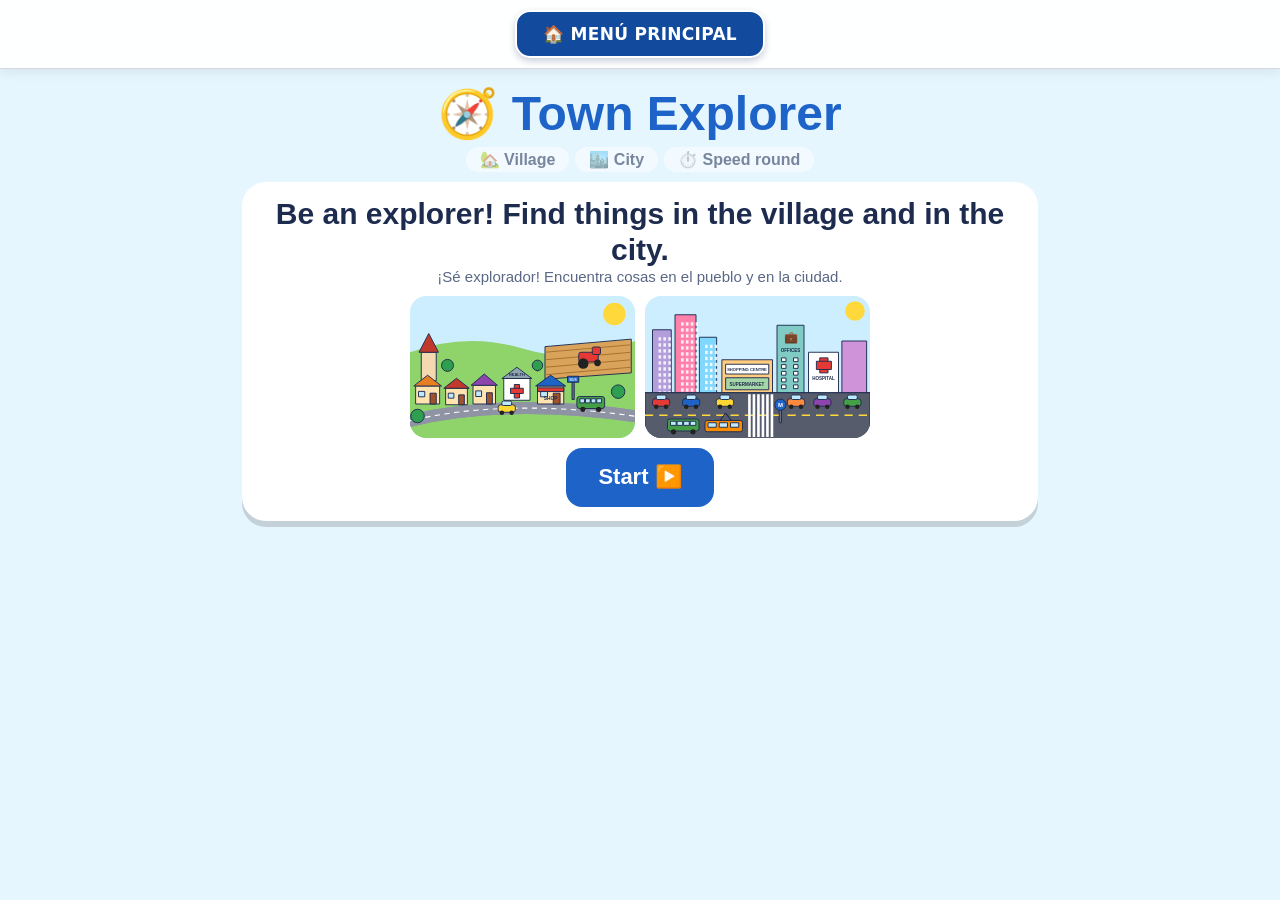
<file: town-explorer.html>
<!DOCTYPE html>
<html lang="en"><head><meta charset="utf-8">
<meta name="viewport" content="width=device-width, initial-scale=1, viewport-fit=cover">
<title>Town Explorer</title>
<style>
:root{--bg:#e6f6ff;--card:#fff;--ink:#1d2b4f;--sub:#5a6785;--ok:#2e9e4f;--bad:#e53935;--b:#1e63c8;--y:#ffd93b;box-sizing:border-box;padding-top:env(safe-area-inset-top,0px);padding-bottom:env(safe-area-inset-bottom,0px)}
@media (prefers-color-scheme:dark){:root:not([data-theme="light"]){--bg:#14192b;--card:#202844;--ink:#f3f5ff;--sub:#b5bedb}}
:root[data-theme="dark"]{--bg:#14192b;--card:#202844;--ink:#f3f5ff;--sub:#b5bedb}
*{box-sizing:border-box}html{scroll-padding-top:env(safe-area-inset-top,0px)}
body{margin:0;background:var(--bg);color:var(--ink);font-family:"Baloo 2","Comic Sans MS","Trebuchet MS",sans-serif;font-size:19px;line-height:1.2}
.w{max-width:820px;margin:0 auto;padding:12px}
h1{margin:4px 0;text-align:center;font-size:clamp(30px,7vw,48px);color:var(--b)}
.tabs{display:flex;gap:6px;justify-content:center;flex-wrap:wrap}.tabs span{background:var(--card);border-radius:99px;padding:3px 14px;font-weight:800;font-size:16px;opacity:.55}.tabs .on{opacity:1;background:var(--y);color:#222}
.card{background:var(--card);border-radius:24px;padding:14px;text-align:center;box-shadow:0 6px 0 rgba(0,0,0,.15);margin-top:10px}
.clue{display:flex;align-items:center;gap:10px;justify-content:center;flex-wrap:wrap}
.q{font-size:clamp(21px,4.6vw,30px);font-weight:800}.es{color:var(--sub);font-size:15px}
button{font:inherit;font-weight:800;color:var(--ink);background:var(--card);border:4px solid var(--b);border-radius:16px;padding:8px 14px;cursor:pointer;min-height:48px}
button:hover:not(:disabled){background:var(--y);color:#222}.go{background:var(--b);color:#fff;font-size:22px;padding:12px 28px}
svg{width:100%;height:auto;display:block;border-radius:16px;border:4px solid var(--ink)}
.play .hs{cursor:pointer}.play .hs:hover{filter:brightness(1.12)}
.glow{animation:gl .7s infinite alternate}@keyframes gl{to{filter:drop-shadow(0 0 10px #ffd93b) brightness(1.25)}}
.shake{animation:sh .3s}@keyframes sh{25%{transform:translateX(-8px)}75%{transform:translateX(8px)}}
.fb{min-height:30px;font-weight:800;font-size:20px;margin:8px 0 2px}
.pair{display:grid;grid-template-columns:1fr 1fr;gap:10px}.pair button{padding:4px;border-radius:20px}.pair svg{border:0;pointer-events:none}
.pair b{display:block;font-size:22px;padding:4px}
.tm{height:16px;background:rgba(0,0,0,.12);border-radius:99px;overflow:hidden;margin:6px 0}.tm i{display:block;height:100%;width:100%;background:var(--ok)}
.stars{font-size:50px;letter-spacing:5px}
</style>
<style id="game-menu-nav-style">
.game-menu-nav{position:sticky;top:0;z-index:9999;display:flex;justify-content:center;align-items:center;width:100%;margin:0;padding:10px 16px;background:rgba(255,255,255,.96);border-bottom:1px solid rgba(20,45,90,.18);box-shadow:0 2px 12px rgba(0,0,0,.09);backdrop-filter:blur(8px)}
.game-menu-nav a{display:inline-flex;align-items:center;justify-content:center;min-height:48px;padding:10px 26px;border:2px solid #fff;border-radius:15px;background:#124b9e;color:#fff;text-decoration:none;font:800 17px/1.2 system-ui,-apple-system,"Segoe UI",sans-serif;letter-spacing:.3px;box-shadow:0 3px 7px rgba(20,45,90,.23)}
.game-menu-nav a:hover{background:#0d3b7f}
.game-menu-nav a:focus-visible{outline:3px solid #f6be30;outline-offset:3px}
@media(max-width:600px){.game-menu-nav{padding:8px 12px}.game-menu-nav a{width:100%;max-width:370px;min-height:48px}}
@media print{.game-menu-nav{display:none!important}}
</style>
</head><body>
<nav class="game-menu-nav" aria-label="Navegación de juegos"><a href="./index.html">🏠 MENÚ PRINCIPAL</a></nav>
<div class="w"><h1>🧭 Town Explorer</h1><div id="hud" class="tabs"></div><div id="m"></div></div>
<script>
const $=s=>document.querySelector(s),M=$('#m');
const sh=a=>a.map(v=>[Math.random(),v]).sort((x,y)=>x[0]-y[0]).map(x=>x[1]);
const S='stroke="#1d2b4f" stroke-width="2.5" stroke-linejoin="round"';
const R=(x,y,w,h,f,r=0)=>`<rect x="${x}" y="${y}" width="${w}" height="${h}" rx="${r}" fill="${f}" ${S}/>`;
const hs=(i,c)=>`<g class="hs" data-h="${i}">${c}</g>`;
const tx=(x,y,t,s=14,f='#1d2b4f')=>`<text x="${x}" y="${y}" font-size="${s}" font-weight="800" fill="${f}" text-anchor="middle" font-family="sans-serif">${t}</text>`;
const house=(x,y,w,h,roof,sh2)=>R(x,y,w,h,'#ffe3b0')+`<polygon points="${x-5},${y} ${x+w/2},${y-h*.6} ${x+w+5},${y}" fill="${roof}" ${S}/>`+R(x+w*.12,y+h*.3,w*.26,h*.3,'#bfe9ff')+R(x+w*.6,y+h*.4,w*.26,h*.6,'#a0522d')+(sh2?R(x,y+h*.1,w,10,'#e53935'):'');
const tree=(x,y,r=16)=>`<rect x="${x-3}" y="${y}" width="6" height="16" fill="#8b5a2b"/><circle cx="${x}" cy="${y}" r="${r}" fill="#2e9e4f" ${S}/>`;
const car=(x,y,c)=>R(x,y,46,20,c,7)+R(x+10,y-10,26,12,'#bfe9ff',4)+`<circle cx="${x+10}" cy="${y+21}" r="6" fill="#222"/><circle cx="${x+36}" cy="${y+21}" r="6" fill="#222"/>`;
const bus=(x,y,w=80)=>R(x,y,w,32,'#43a047',7)+[0,1,2,3].map(i=>R(x+8+i*(w-14)/4,y+6,(w-24)/4,11,'#bfe9ff')).join('')+`<circle cx="${x+16}" cy="${y+34}" r="7" fill="#222"/><circle cx="${x+w-16}" cy="${y+34}" r="7" fill="#222"/>`;
function village(){return `<svg viewBox="0 0 600 380"><rect width="600" height="380" fill="#cdeeff"/><circle cx="545" cy="48" r="30" fill="#ffd93b"/><path d="M0 150 Q150 95 300 140 T600 120 V380 H0Z" fill="#8fd36b"/>`+
hs(4,`<polygon points="360,135 590,115 590,205 360,222" fill="#d9a35b" ${S}/>`+[0,1,2,3].map(i=>`<line x1="360" y1="${150+i*20}" x2="590" y2="${130+i*20}" stroke="#a8742f" stroke-width="3"/>`).join('')+R(450,150,52,26,'#e53935',6)+R(486,136,22,20,'#e53935',4)+`<circle cx="462" cy="180" r="14" fill="#222"/><circle cx="500" cy="178" r="9" fill="#222"/>`)+
`<path d="M-10 335 Q250 270 610 322" stroke="#8e94a3" stroke-width="32" fill="none"/>`+hs(1,`<path d="M-10 335 Q250 270 610 322" stroke="#8e94a3" stroke-width="32" fill="none"/><path d="M-10 335 Q250 270 610 322" stroke="#fff" stroke-width="3" stroke-dasharray="14 12" fill="none"/>`)+
R(30,150,40,76,'#f4d9b0')+`<polygon points="24,150 50,100 76,150" fill="#c0392b" ${S}/>`+
hs(2,house(15,240,64,48,'#e67e22')+house(95,246,58,44,'#c0392b')+house(168,238,60,50,'#8e44ad'))+
hs(5,R(250,220,70,58,'#fff')+`<polygon points="245,220 285,190 325,220" fill="#90a4ae" ${S}/>`+R(278,236,14,36,'#e53935')+R(268,246,34,14,'#e53935')+tx(285,214,'HEALTH',11))+
hs(3,house(340,240,70,48,'#1e63c8',1)+tx(375,276,'SHOP',13))+
hs(6,R(432,224,6,52,'#6b7285')+R(420,214,30,16,'#1e63c8')+tx(435,226,'BUS',9,'#fff')+bus(445,268,74))+
hs(7,car(235,290,'#fdd835'))+tree(100,185)+tree(340,185,14)+tree(555,255,18)+tree(20,320,18)+`</svg>`}
function city(){return `<svg viewBox="0 0 600 380"><rect width="600" height="380" fill="#cdeeff"/><circle cx="560" cy="40" r="26" fill="#ffd93b"/>`+
R(525,120,66,142,'#ce93d8')+
hs(2,R(20,90,50,172,'#b39ddb')+R(80,50,56,212,'#ff80ab')+R(145,110,46,152,'#80d8ff')+[[30,100,172],[90,60,212],[154,120,152]].map(([x,y,h])=>{let s='';for(let yy=y+10;yy<y+h-8;yy+=16)for(let xx=x+6;xx<x+(x==90?46:36);xx+=13)s+=`<rect x="${xx}" y="${yy}" width="7" height="9" fill="#fff" opacity=".85"/>`;return s}).join(''))+
hs(3,R(205,170,135,92,'#ffcc80')+R(215,182,115,26,'#fff')+tx(272,201,'SHOPPING CENTRE',11)+R(215,218,115,32,'#a5d6a7')+tx(272,239,'SUPERMARKET',12))+
hs(4,R(352,78,72,184,'#80cbc4')+tx(388,120,'💼',30)+tx(388,150,'OFFICES',12)+[0,1,2,3,4].map(i=>R(364,165+i*18,12,10,'#fff')+R(396,165+i*18,12,10,'#fff')).join(''))+
hs(5,R(436,150,80,112,'#fff')+R(466,165,22,40,'#e53935')+R(457,174,40,22,'#e53935')+tx(476,225,'HOSPITAL',12))+
R(0,258,600,122,'#565c6c')+hs(1,R(0,258,600,122,'#565c6c')+`<line x1="0" y1="318" x2="600" y2="318" stroke="#ffd93b" stroke-width="4" stroke-dasharray="22 16"/>`+[0,1,2,3,4,5].map(i=>`<rect x="${275+i*12}" y="262" width="7" height="114" fill="#fff"/>`).join(''))+
hs(6,bus(60,328,84)+R(160,332,100,30,'#fb8c00',6)+[0,1,2].map(i=>R(168+i*30,338,22,12,'#bfe9ff')).join('')+`<path d="M200 332 L215 312 M230 332 L215 312" stroke="#1d2b4f" stroke-width="3"/>`+R(358,296,6,42,'#6b7285')+`<circle cx="361" cy="290" r="15" fill="#1e63c8" ${S}/>`+tx(361,296,'M',16,'#fff'))+
hs(7,car(20,274,'#e53935')+car(100,274,'#1e63c8')+car(190,274,'#fdd835')+car(380,274,'#ff8a3d')+car(450,274,'#8e44ad')+car(530,274,'#43a047'))+`</svg>`}
const VC=[[1,'short, narrow streets','calles cortas y estrechas','Tip: look at the road 🛣️'],[2,'small buildings','edificios pequeños','Tip: houses 🏠'],[3,'small local shops','tiendas locales pequeñas','Tip: a shop 🛍️'],[4,'limited job opportunities','pocas oportunidades de trabajo','Tip: a farmer 🚜'],[5,'shared public services','servicios públicos compartidos','Tip: a health centre 🏥'],[6,'limited public transport','transporte público limitado','Tip: one bus 🚌'],[7,'very little traffic','muy poco tráfico','Tip: only one car 🚗']];
const CC=[[1,'long, wide streets','calles largas y anchas','Tip: look at the road 🛣️'],[2,'large buildings','edificios grandes','Tip: skyscrapers 🏢'],[3,'shopping centres and big supermarkets','centros comerciales y supermercados','Tip: look for the sign 🏬'],[4,'many job opportunities','muchas oportunidades de trabajo','Tip: offices 💼'],[5,'public services','servicios públicos','Tip: a hospital 🏥'],[6,'different types of public transport','distintos tipos de transporte público','Tip: bus, tram and metro 🚌🚇'],[7,'a lot of traffic','mucho tráfico','Tip: cars 🚗🚕']];
const POS={v:{1:[60,322],2:[75,235],3:[375,245],4:[470,170],5:[285,240],6:[485,285],7:[258,286]},c:{1:[560,345],2:[45,120],3:[322,196],4:[388,100],5:[476,185],6:[200,350],7:[165,296]}};
const stars=[0,0,0],st=(m,a,b)=>m<=a?3:m<=b?2:1;
function say(t){try{speechSynthesis.cancel();const u=new SpeechSynthesisUtterance(t);u.lang='en-GB';u.rate=.85;speechSynthesis.speak(u)}catch(e){}}
const hud=l=>$('#hud').innerHTML=['🏡 Village','🏙️ City','⏱️ Speed round'].map((t,i)=>`<span class="${i==l?'on':''}">${t} ${'⭐'.repeat(stars[i])}</span>`).join('');
function start(){hud(-1);stars.fill(0);M.innerHTML=`<div class="card"><div class="q">Be an explorer! Find things in the village and in the city.</div><div class="es">¡Sé explorador! Encuentra cosas en el pueblo y en la ciudad.</div><div style="max-width:460px;margin:10px auto"><div class="pair"><div>${village()}</div><div>${city()}</div></div></div><button class="go" onclick="explore(0)">Start ▶️</button></div>`}
function explore(l){hud(l);const v=l==0,C=v?VC:CC,Q=sh(C);let k=0,wr=0,hint=0;
M.innerHTML=`<div class="card"><div class="clue"><div><div class="q" id="cq"></div><div class="es" id="ce"></div></div><button id="sp">🔊</button><button id="hb">💡 Hint</button></div><div class="fb" id="fb">Tap the picture!</div><div class="play" id="sc">${v?village():city()}</div></div>`;
const nx=()=>{const c=Q[k];$('#cq').textContent='Find: '+c[1];$('#ce').textContent='('+c[2]+') · '+c[3];$('#fb').textContent='Tap the picture! 👆'};
nx();$('#sp').onclick=()=>say(Q[k][1]);
$('#hb').onclick=()=>{hint++;const e=$('#sc [data-h="'+Q[k][0]+'"]');e.classList.add('glow');setTimeout(()=>e.classList.remove('glow'),2500)};
$('#sc').onclick=e=>{const g=e.target.closest('.hs');if(!g||k>=Q.length)return;
 if(+g.dataset.h==Q[k][0]){const p=POS[v?'v':'c'][Q[k][0]];const s=$('#sc svg');s.insertAdjacentHTML('beforeend',`<circle cx="${p[0]}" cy="${p[1]}" r="15" fill="#2e9e4f" stroke="#fff" stroke-width="3"/><text x="${p[0]}" y="${p[1]+6}" font-size="18" font-weight="800" fill="#fff" text-anchor="middle" font-family="sans-serif">${Q[k][0]}</text>`);
  $('#fb').textContent='🎉 Yes! '+Q[k][1]+' = '+Q[k][2];say(Q[k][1]);k++;
  if(k==Q.length){stars[l]=st(wr+hint,2,5);hud(l);$('#cq').textContent='🏁 Level complete! '+'⭐'.repeat(stars[l]);$('#ce').textContent='¡Nivel completado!';$('#hb').remove();$('#sp').remove();$('#fb').innerHTML=`<button class="go" onclick="${l==0?'explore(1)':'speed()'}">Next ➡️</button>`}
  else setTimeout(nx,1500)}
 else{wr++;$('#fb').textContent='😮 Not here! Try again.';const s=$('#sc svg');s.classList.add('shake');setTimeout(()=>s.classList.remove('shake'),350)}}}
const SQ=[['Millions of people can live here.','c'],['It is a rural area.','v'],['It is an urban area.','c'],['There is very little traffic.','v'],['There is a lot of traffic.','c'],['There are small local shops.','v'],['There are shopping centres and big supermarkets.','c'],['The streets are short and narrow.','v'],['There are many job opportunities.','c'],['Public transport is limited.','v'],['The buildings are large.','c'],['There are few inhabitants.','v']];
function speed(){hud(2);const Q=sh(SQ).slice(0,8);let k=0,wr=0,t,tm;
const nx=()=>{lock=0;M.innerHTML=`<div class="card"><div class="es">Question ${k+1}/${Q.length} · Where is this? (¿Dónde es esto?)</div><div class="q" style="min-height:64px">${Q[k][0]}</div><div class="tm"><i id="tb"></i></div><div class="pair"><button data-a="v">${village()}<b>🏡 Village</b></button><button data-a="c">${city()}<b>🏙️ City</b></button></div><div class="fb" id="fb"></div></div>`;
 say(Q[k][0]);const b=$('#tb');b.style.transition='width 10s linear';requestAnimationFrame(()=>requestAnimationFrame(()=>b.style.width='0'));
 tm=setTimeout(()=>ans(null),10000);M.querySelectorAll('.pair button').forEach(x=>x.onclick=()=>ans(x.dataset.a))};
let lock=0;
function ans(a){if(lock)return;lock=1;clearTimeout(tm);const ok=a==Q[k][1];if(!ok)wr++;
 $('#fb').textContent=ok?'🎉 Correct!':(a?'😮 No! It is the ':'⏰ Time! It is the ')+(Q[k][1]=='v'?'VILLAGE':'CITY');
 setTimeout(()=>{k++;k<Q.length?nx():end()},1400)}
function end(){stars[2]=st(wr,1,3);hud(2);const T=stars.reduce((a,b)=>a+b,0);
 M.innerHTML=`<div class="card"><div class="stars">${'⭐'.repeat(T)}</div><div class="q">🏆 ${T} / 9 stars</div><div class="es">${T>=8?'¡Eres un gran explorador!':'¡Buen trabajo! Inténtalo otra vez para conseguir más estrellas.'}</div><button class="go" style="margin-top:12px" onclick="start()">🔄 Play again</button></div>`}
nx()}
start();
</script></body></html>
</file>
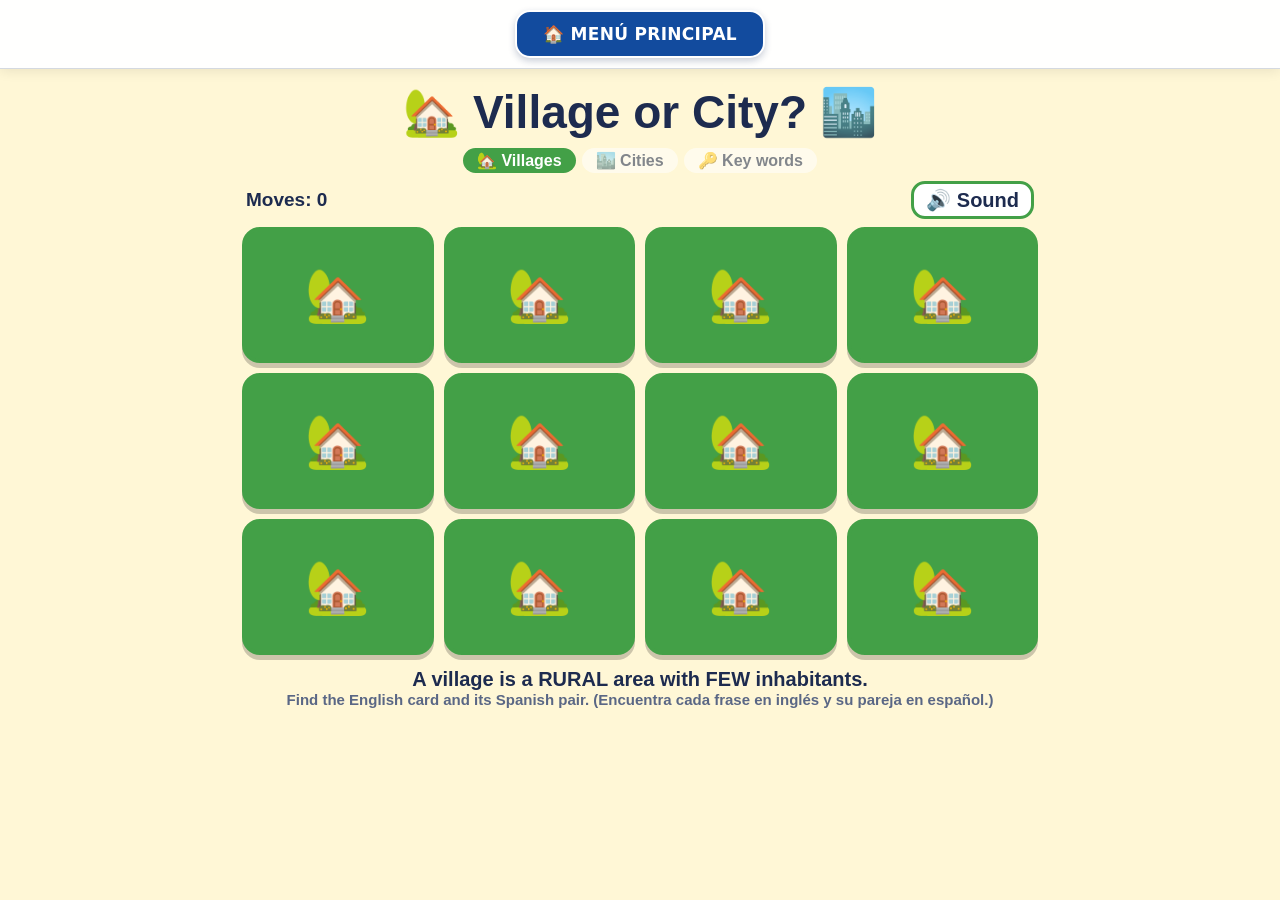
<file: village-city-memory.html>
<!DOCTYPE html>
<html lang="en"><head><meta charset="utf-8">
<meta name="viewport" content="width=device-width, initial-scale=1, viewport-fit=cover">
<title>Village or City? Memory Match</title>
<style>
:root{--bg:#fff7d6;--card:#fff;--ink:#1d2b4f;--sub:#5a6785;--ok:#2e9e4f;--y:#ffd93b;--rc:#43a047;box-sizing:border-box;padding-top:env(safe-area-inset-top,0px);padding-bottom:env(safe-area-inset-bottom,0px)}
@media (prefers-color-scheme:dark){:root:not([data-theme="light"]){--bg:#1b2036;--card:#262e4d;--ink:#f3f5ff;--sub:#b5bedb}}
:root[data-theme="dark"]{--bg:#1b2036;--card:#262e4d;--ink:#f3f5ff;--sub:#b5bedb}
*{box-sizing:border-box}html{scroll-padding-top:env(safe-area-inset-top,0px)}
body{margin:0;background:var(--bg);color:var(--ink);font-family:"Baloo 2","Comic Sans MS","Trebuchet MS",sans-serif;font-size:19px;line-height:1.2}
.w{max-width:820px;margin:0 auto;padding:12px}
h1{margin:4px 0 0;text-align:center;font-size:clamp(28px,7vw,46px)}
.tabs{display:flex;gap:6px;justify-content:center;flex-wrap:wrap;margin:8px 0}
.tabs span{background:var(--card);border-radius:99px;padding:3px 14px;font-weight:800;font-size:16px;opacity:.55}.tabs .on{opacity:1;background:var(--rc);color:#fff}
.bar{display:flex;justify-content:space-between;align-items:center;font-weight:800;margin:4px 4px 8px}
button{font:inherit;font-weight:800;color:var(--ink);cursor:pointer}
.ctl{font-size:20px;background:var(--card);border:3px solid var(--rc);border-radius:14px;padding:4px 12px}
.grid{display:grid;grid-template-columns:repeat(auto-fill,minmax(170px,1fr));gap:10px}
.k{perspective:700px;background:none;border:0;padding:0}
.in{position:relative;width:100%;height:136px;transition:transform .45s;transform-style:preserve-3d}
.k.f .in{transform:rotateY(180deg)}
.fr,.bk{position:absolute;inset:0;backface-visibility:hidden;border-radius:18px;display:flex;flex-direction:column;align-items:center;justify-content:center;border:4px solid var(--rc);text-align:center}
.fr{background:var(--rc);font-size:52px;color:#fff;box-shadow:0 5px 0 rgba(0,0,0,.2)}
.bk{background:var(--card);transform:rotateY(180deg);padding:4px 6px}
.bk small{position:absolute;top:4px;left:8px;font-size:15px}
.em{font-size:36px;line-height:1.1}.tx{font-size:16px;font-weight:800;line-height:1.1}
.k.m .bk{background:#e6f7e9;color:#14361a;border-color:var(--ok)}
.cap{min-height:62px;text-align:center;margin:12px 4px;font-weight:800;font-size:20px}
.cap small{display:block;color:var(--sub);font-size:15px;font-weight:600}
.panel{background:var(--card);border-radius:24px;padding:16px;text-align:center;box-shadow:0 6px 0 rgba(0,0,0,.15);margin:10px 0}
.go{font-size:22px;background:var(--rc);color:#fff;border:0;border-radius:18px;padding:12px 28px;min-height:56px}
.stars{font-size:52px;letter-spacing:5px}
.cf{position:fixed;top:-40px;font-size:30px;pointer-events:none;animation:fall 2.4s linear forwards}
@keyframes fall{to{transform:translateY(110vh) rotate(360deg)}}
</style>
<style id="game-menu-nav-style">
.game-menu-nav{position:sticky;top:0;z-index:9999;display:flex;justify-content:center;align-items:center;width:100%;margin:0;padding:10px 16px;background:rgba(255,255,255,.96);border-bottom:1px solid rgba(20,45,90,.18);box-shadow:0 2px 12px rgba(0,0,0,.09);backdrop-filter:blur(8px)}
.game-menu-nav a{display:inline-flex;align-items:center;justify-content:center;min-height:48px;padding:10px 26px;border:2px solid #fff;border-radius:15px;background:#124b9e;color:#fff;text-decoration:none;font:800 17px/1.2 system-ui,-apple-system,"Segoe UI",sans-serif;letter-spacing:.3px;box-shadow:0 3px 7px rgba(20,45,90,.23)}
.game-menu-nav a:hover{background:#0d3b7f}
.game-menu-nav a:focus-visible{outline:3px solid #f6be30;outline-offset:3px}
@media(max-width:600px){.game-menu-nav{padding:8px 12px}.game-menu-nav a{width:100%;max-width:370px;min-height:48px}}
@media print{.game-menu-nav{display:none!important}}
</style>
</head><body>
<nav class="game-menu-nav" aria-label="Navegación de juegos"><a href="./index.html">🏠 MENÚ PRINCIPAL</a></nav>
<div class="w">
<h1>🏡 Village or City? 🏙️</h1>
<div id="top"></div><div id="board" class="grid"></div><div class="cap" id="cap"></div><div id="end"></div>
</div>
<script>
const $=s=>document.querySelector(s);
const sh=a=>a.map(v=>[Math.random(),v]).sort((x,y)=>x[0]-y[0]).map(x=>x[1]);
const V=[['🛣️','short, narrow streets','calles cortas y estrechas'],['🏠','small buildings','edificios pequeños'],['🛍️','small local shops','tiendas locales pequeñas'],['💼','limited job opportunities','pocas oportunidades de trabajo'],['🏥','shared public services','servicios públicos compartidos'],['🚌','limited public transport','transporte público limitado'],['🚗','very little traffic','muy poco tráfico']];
const C=[['🛣️','long, wide streets','calles largas y anchas'],['🏢','large buildings','edificios grandes'],['🏬','shopping centres and big supermarkets','centros comerciales y supermercados'],['💼','many job opportunities','muchas oportunidades de trabajo'],['🏥','public services','servicios públicos'],['🚇','different types of public transport','distintos tipos de transporte público'],['🚗','a lot of traffic','mucho tráfico']];
const K=[['👨‍👩‍👧','community','comunidad'],['🏡','village','pueblo'],['🏙️','city','ciudad'],['🌾','rural area','zona rural'],['🏢','urban area','zona urbana'],['👥','inhabitants','habitantes']];
let R,ri,st,snd=1,first=null,lock=0,moves=0,left=0,deck=[];
function init(){R=[{n:'Villages',ic:'🏡',c:'#43a047',p:sh(V).slice(0,6),h:'A village is a RURAL area with FEW inhabitants.'},{n:'Cities',ic:'🏙️',c:'#7e57c2',p:sh(C).slice(0,6),h:'Towns and cities are URBAN areas with MANY inhabitants.'},{n:'Key words',ic:'🔑',c:'#e67e22',p:K,h:'Learn the key words of the unit!'}];st=[0,0,0];round(0)}
function say(t){if(!snd)return;try{speechSynthesis.cancel();const u=new SpeechSynthesisUtterance(t);u.lang='en-GB';u.rate=.85;speechSynthesis.speak(u)}catch(e){}}
function round(i){ri=i;const r=R[i];document.documentElement.style.setProperty('--rc',r.c);first=null;lock=0;moves=0;left=r.p.length;
 deck=sh(r.p.flatMap((_,k)=>[{i:k,l:'en'},{i:k,l:'es'}]));
 $('#top').innerHTML=`<div class="tabs">${R.map((x,k)=>`<span class="${k==i?'on':''}">${x.ic} ${x.n} ${'⭐'.repeat(st[k])}</span>`).join('')}</div><div class="bar"><span>Moves: <b id="mv">0</b></span><button class="ctl" id="sd">${snd?'🔊 Sound':'🔇 Sound'}</button></div>`;
 $('#sd').onclick=()=>{snd=!snd;$('#sd').textContent=snd?'🔊 Sound':'🔇 Sound'};
 $('#end').innerHTML='';$('#cap').innerHTML=`${r.h}<small>Find the English card and its Spanish pair. (Encuentra cada frase en inglés y su pareja en español.)</small>`;
 $('#board').innerHTML=deck.map((c,k)=>`<button class="k" data-k="${k}"><div class="in"><div class="fr">${r.ic}</div><div class="bk"><small>${c.l=='en'?'🇬🇧':'🇪🇸'}</small><div class="em">${r.p[c.i][0]}</div><div class="tx">${r.p[c.i][c.l=='en'?1:2]}</div></div></div></button>`).join('');
 document.querySelectorAll('.k').forEach(b=>b.onclick=()=>flip(b))}
function flip(b){const c=deck[+b.dataset.k];if(lock||b.classList.contains('f'))return;b.classList.add('f');
 if(c.l=='en')say(R[ri].p[c.i][1]);
 if(!first){first={b,c};return}
 moves++;$('#mv').textContent=moves;const a=first;first=null;
 if(a.c.i==c.i&&a.c.l!=c.l){[a.b,b].forEach(x=>x.classList.add('m'));const p=R[ri].p[c.i];
  $('#cap').innerHTML=`✅ ${p[0]} ${p[1]} = ${p[2]}<small>Great match! 🎉</small>`;left--;if(!left)setTimeout(done,700)}
 else{lock=1;setTimeout(()=>{a.b.classList.remove('f');b.classList.remove('f');lock=0},1000)}}
function done(){const n=R[ri].p.length,s=moves<=n*1.7?3:moves<=n*2.6?2:1;st[ri]=s;
 $('#top').querySelector('.tabs').children[ri].textContent=`${R[ri].ic} ${R[ri].n} ${'⭐'.repeat(s)}`;
 for(let k=0;k<26;k++){const e=document.createElement('div');e.className='cf';e.textContent=['⭐','🎉','🏡','🏙️'][k%4];e.style.left=Math.random()*95+'vw';e.style.animationDelay=Math.random()*.8+'s';document.body.appendChild(e);setTimeout(()=>e.remove(),3500)}
 const last=ri==R.length-1,T=st.reduce((a,b)=>a+b,0);
 $('#end').innerHTML=`<div class="panel"><div class="stars">${'⭐'.repeat(s)}${'☆'.repeat(3-s)}</div><div style="font-size:26px;font-weight:800">${moves} moves ${s==3?'· Amazing memory! 🧠':s==2?'· Very good! 👏':'· Good job! Try to use fewer moves 💪'}</div>`+
 (last?`<div style="font-size:30px;font-weight:800;margin:10px 0">🏆 All rounds done! ${T} / 9 ⭐<br><small style="font-size:16px;color:var(--sub)">¡Has completado todas las rondas!</small></div><button class="go" onclick="init();scrollTo(0,0)">🔄 Play again (new cards)</button>`:`<button class="go" style="margin-top:10px" onclick="round(${ri+1});scrollTo(0,0)">Next round ➡️</button>`)+'</div>';
 $('#end').scrollIntoView({behavior:'smooth',block:'center'})}
init();
</script></body></html>
</file>
